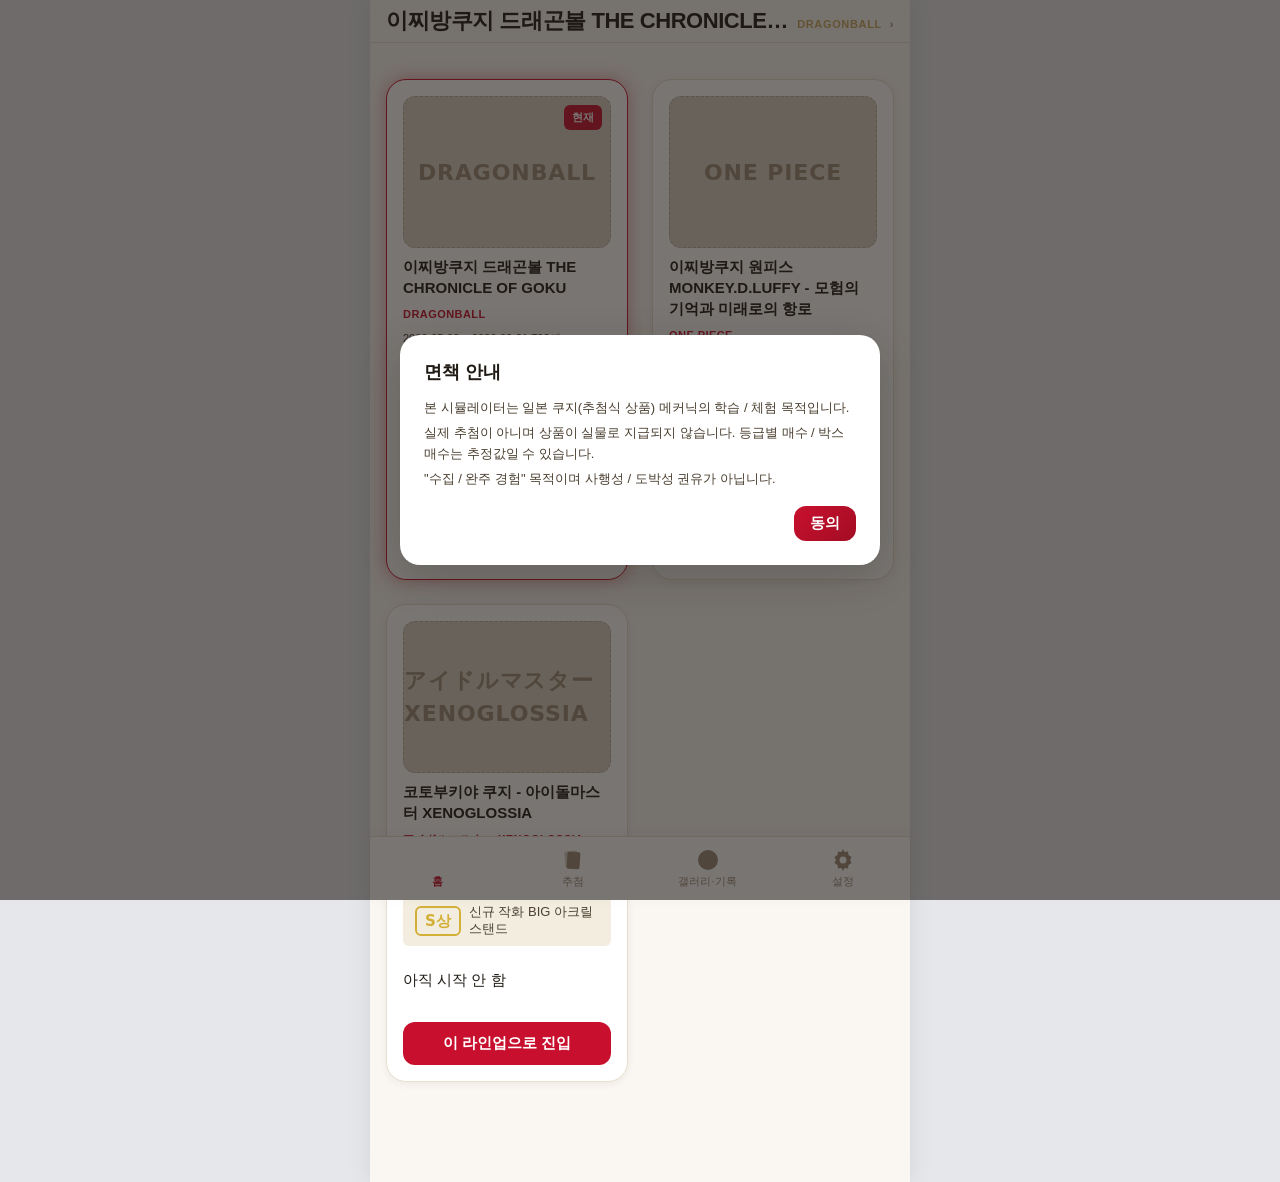
<file: index.html>
<!doctype html>
<html lang="ko">
<head>
<meta charset="utf-8">
<meta name="viewport" content="width=device-width, initial-scale=1, maximum-scale=1, user-scalable=no">
<title>Kuji - 一番くじ ドラゴンボール THE CHRONICLE OF GOKU</title>
<link rel="stylesheet" href="./styles/tokens.css">
<link rel="stylesheet" href="./styles/main.css">
</head>
<body>
<div id="app"></div>
<script type="module" src="./src/main.js"></script>
</body>
</html>
</file>
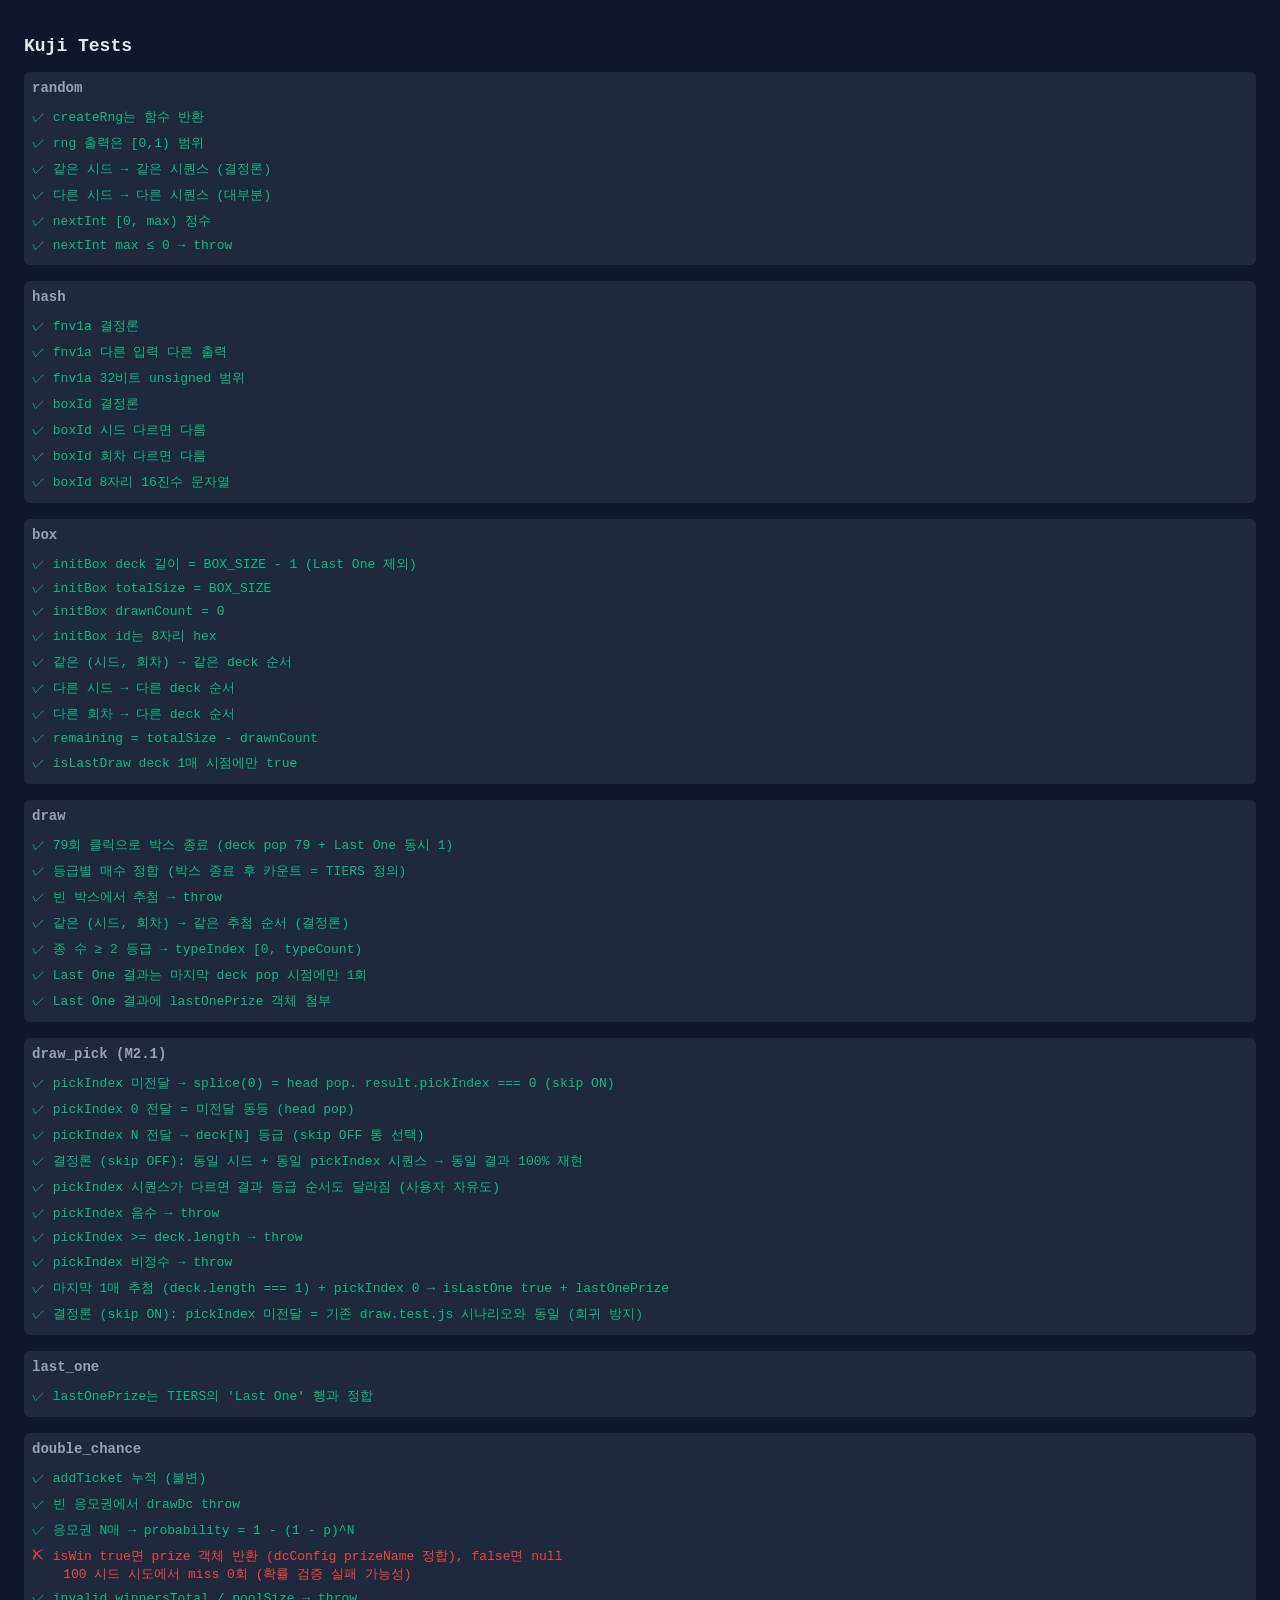
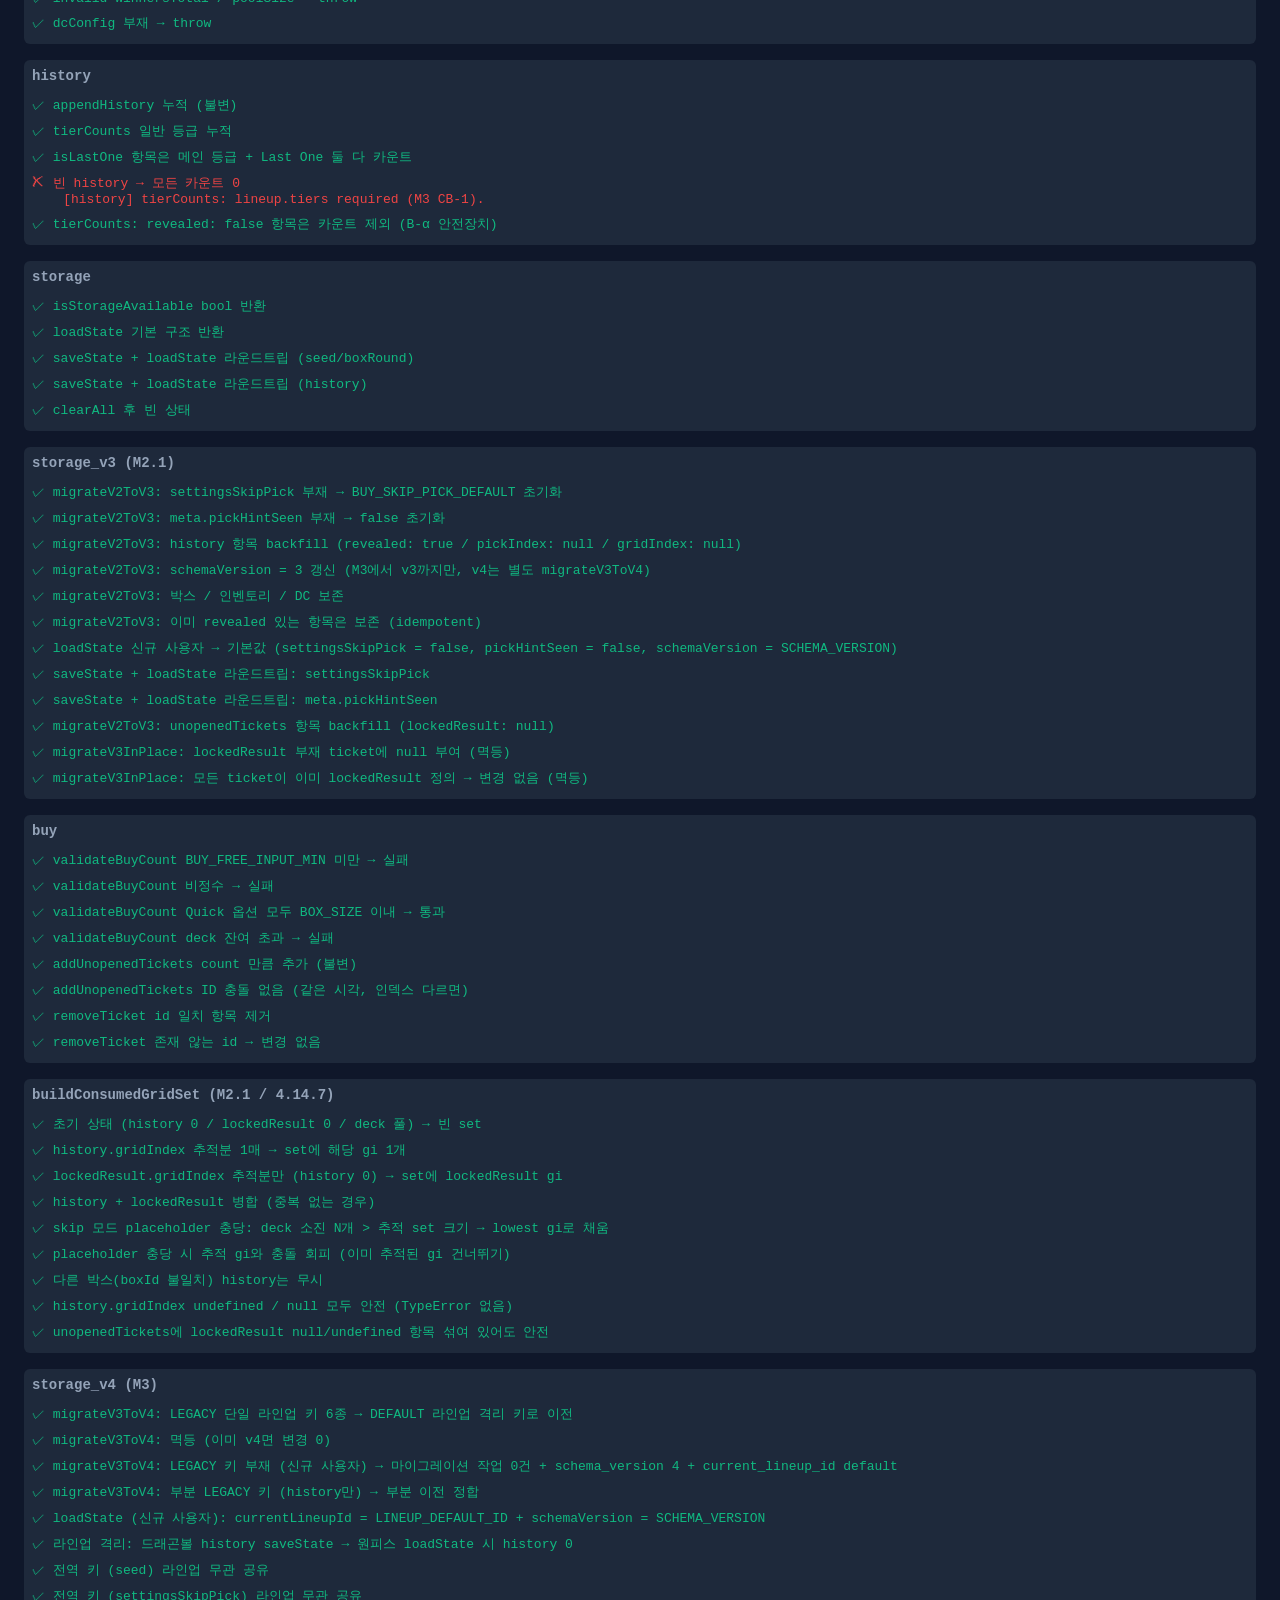
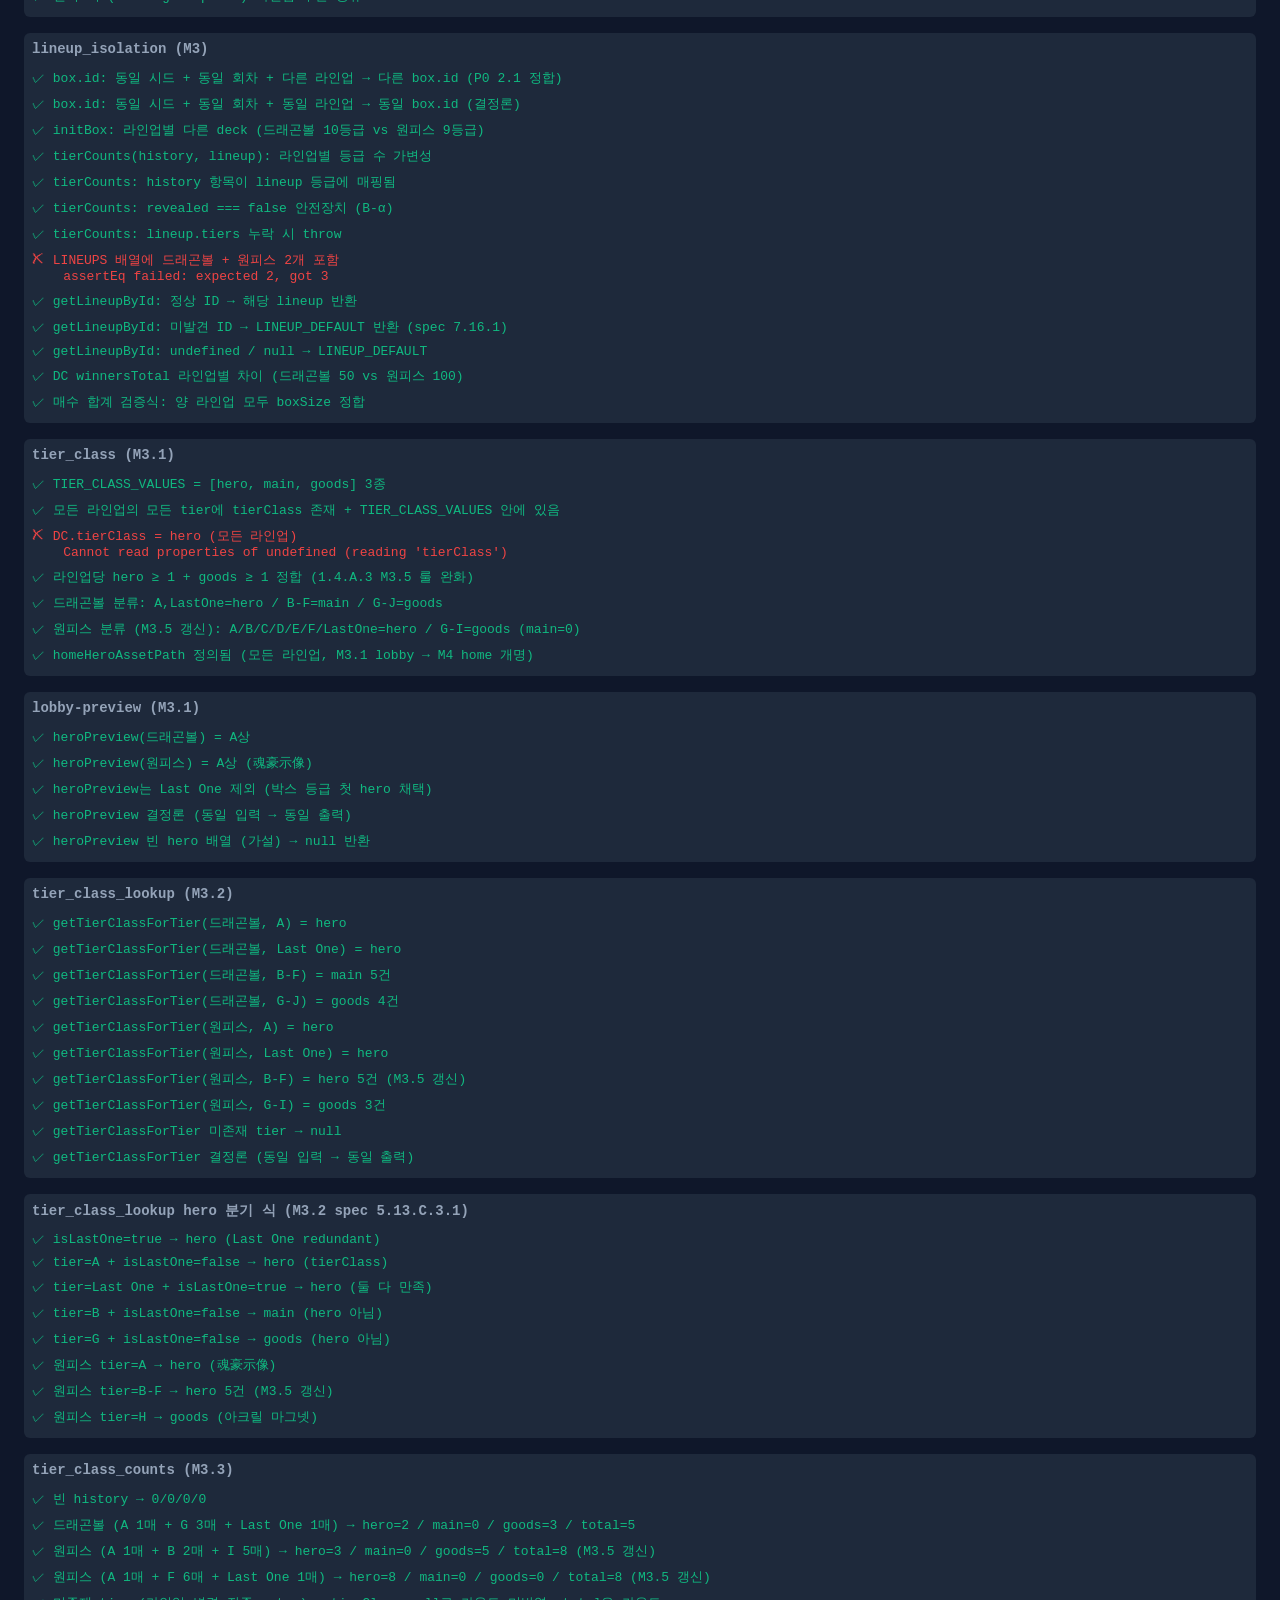
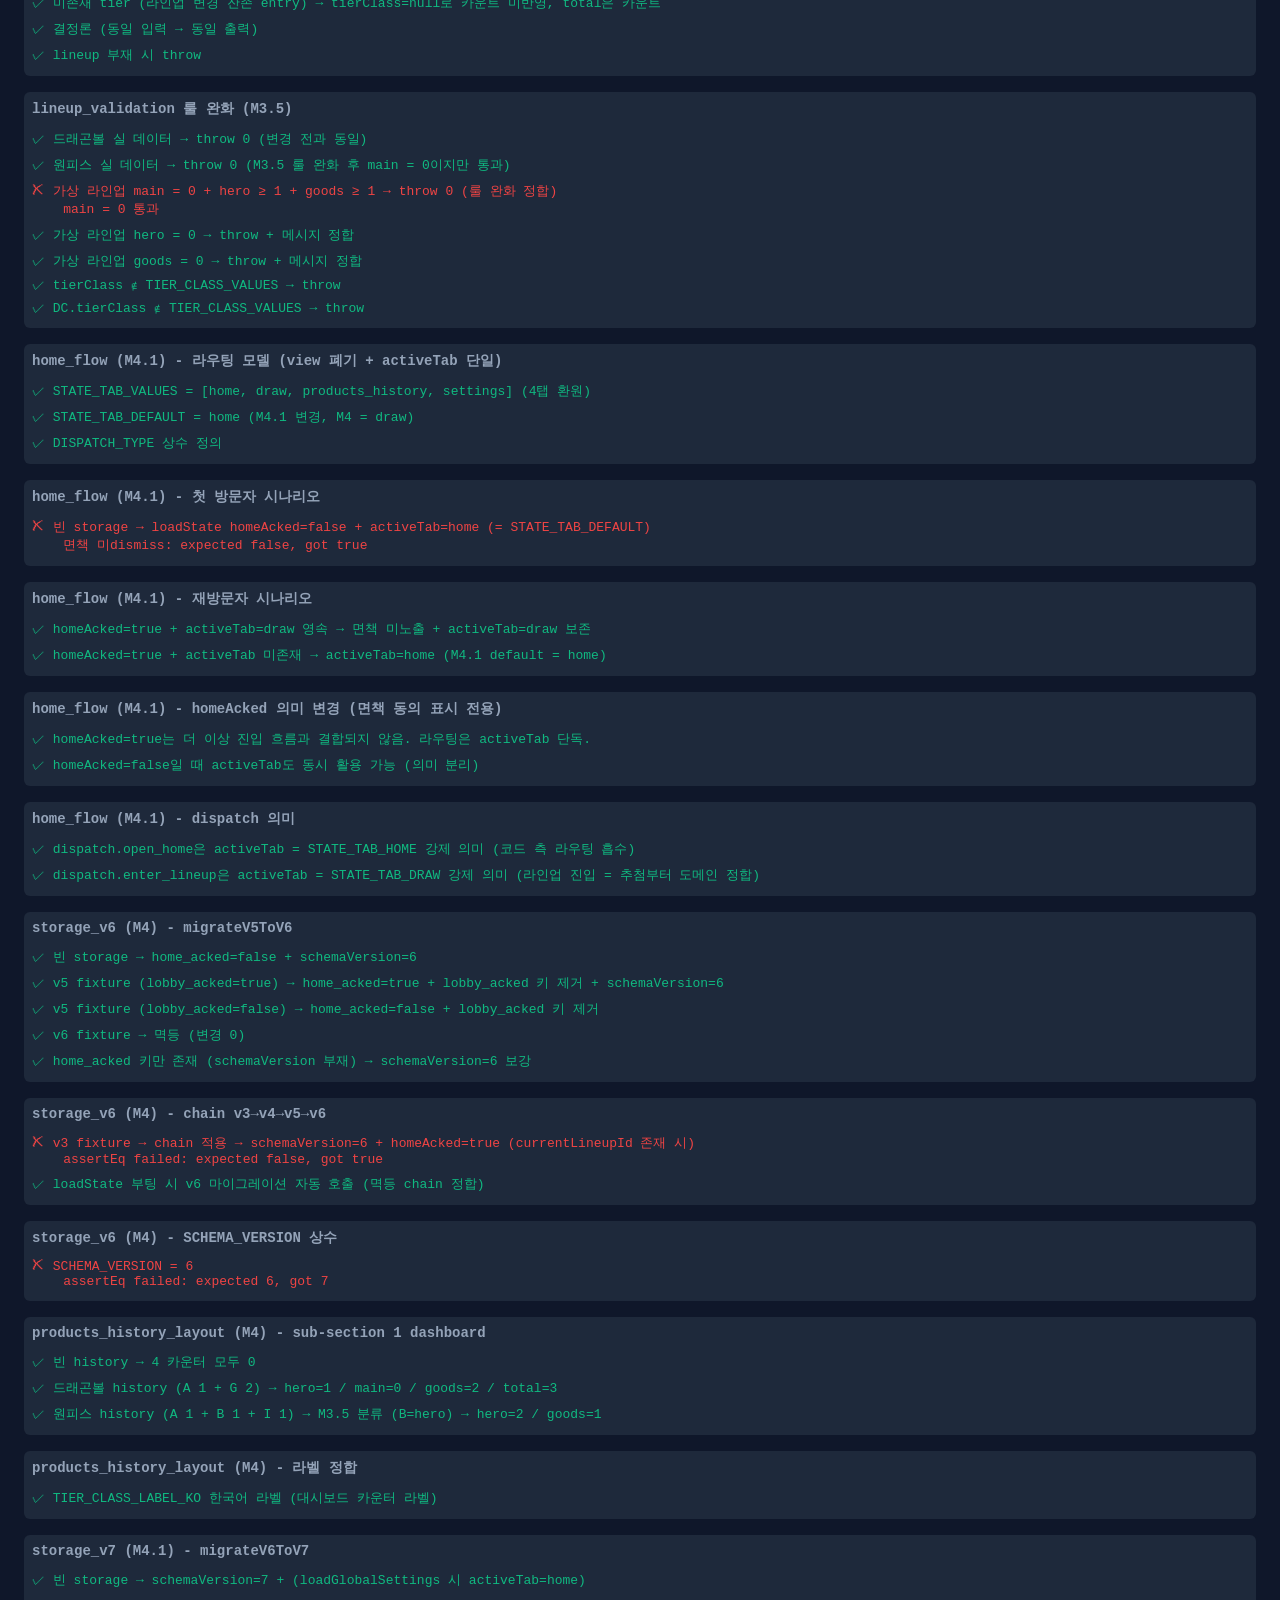
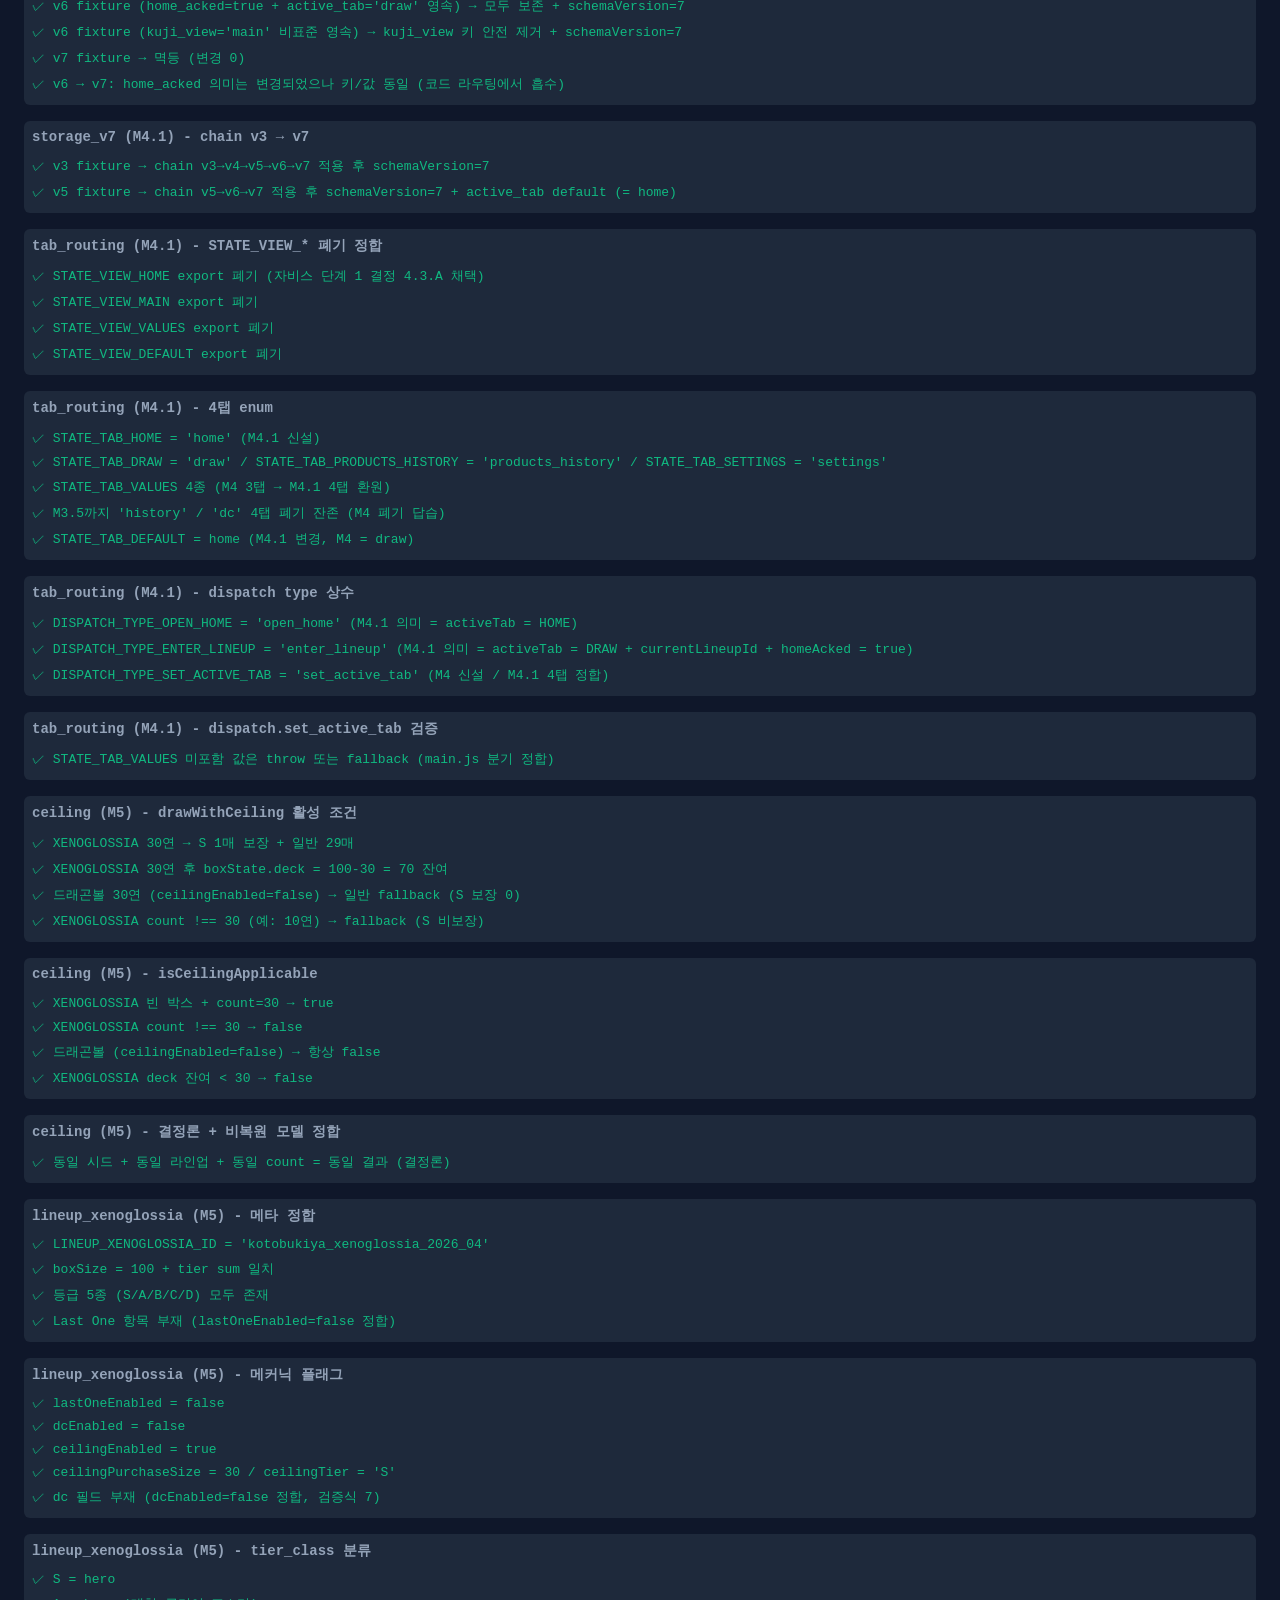
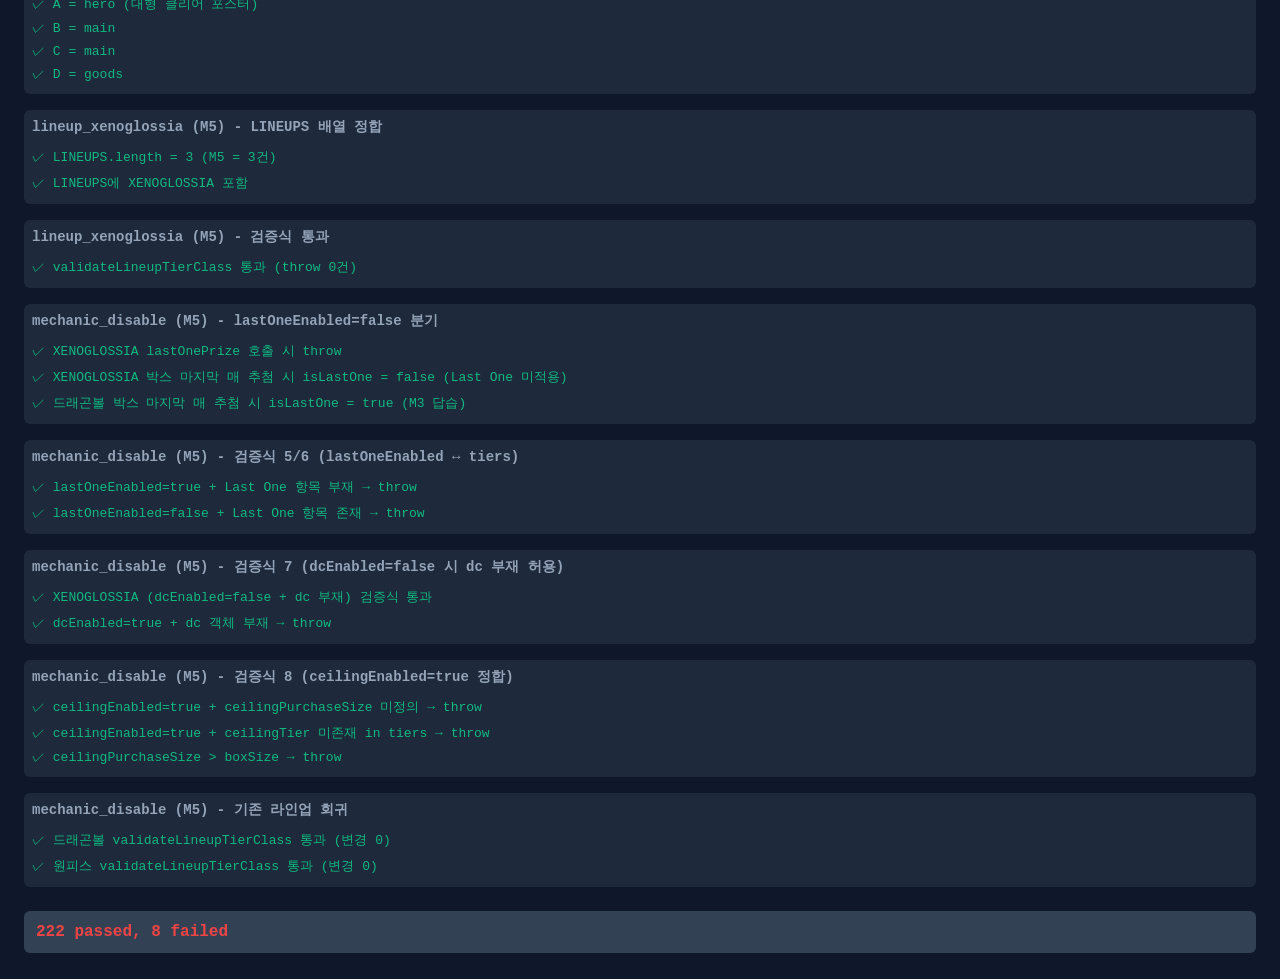
<file: tests/test.html>
<!doctype html>
<html lang="ko">
<head>
<meta charset="utf-8">
<title>Kuji Tests</title>
<style>
  body { font-family: "Consolas", "Menlo", monospace; padding: 16px; background: #0f172a; color: #e2e8f0; }
  h1 { font-size: 18px; }
  .suite { margin: 16px 0; padding: 8px; background: #1e293b; border-radius: 6px; }
  .suite h2 { font-size: 14px; margin: 0 0 8px 0; color: #94a3b8; }
  .test { padding: 4px 0; font-size: 13px; }
  .test.pass { color: #10b981; }
  .test.fail { color: #ef4444; white-space: pre-wrap; }
  .summary { margin-top: 24px; padding: 12px; background: #334155; font-weight: bold; border-radius: 6px; }
  .summary.ok { color: #10b981; }
  .summary.bad { color: #ef4444; }
</style>
</head>
<body>
<h1>Kuji Tests</h1>
<div id="root"></div>
<script type="module" src="./runner.js"></script>
</body>
</html>
</file>
<file: styles/tokens.css>
:root {
  /* 02_data 2.2 UI 색 (M2 Light 테마) */
  --bg-paper: #FAF7F2;
  --bg-card: #FFFFFF;
  --bg-elevated: #F3EDE0;
  --ink-primary: #1F1A14;
  --ink-secondary: #4A3F30;
  --ink-muted: #9C8B78;
  --border-subtle: #E8DECF;
  --frame-red: #C8102E;
  --frame-red-dark: #A30D24;
  --frame-red-deeper: #8B0820;       /* M3 P0 2.3: 빨강 그라디언트 끝 */
  --gold-edge: #C9A961;
  --gold-edge-soft: #E5D5A8;
  --gold-deep: #B89651;              /* M3 P0 2.3: 골드 그라디언트 중간 */
  --gold-light: #FFD966;             /* M3 P0 2.3: 호버/강조 노란 골드 */
  --text-on-red: #FFFFFF;            /* M3 P0 2.3: 빨강/딥 배경 위 흰 텍스트 */
  --border-light-gray: #E5E7EB;      /* M3 P0 2.3 */
  --paper-gray: #D6CFC2;             /* M3 P0 2.3 */
  --paper-gray-border: #B8AE9E;      /* M3 P0 2.3 */
  --night-grad-from: #1A1A2E;        /* M3 P0 2.3: DC 어두운 야간 그라디언트 */
  --night-grad-to: #2D2A4E;

  --result-normal: #1F1A14;
  --result-last-one: #C8102E;
  --result-dc-win: #2A8C5F;
  --result-dc-miss: #9C8B78;
  --badge-estimated: #C9A961;
  --tier-fallback: #9C8B78;

  --ticket-outer-bg: #C8102E;
  --ticket-inner-bg: #FAF7F2;
  --ticket-dim: rgba(0, 0, 0, 0.5);
  --gauge-bg: #E8DECF;
  --gauge-fill: #C9A961;

  /* 02_data 2.2 통 선택 슬롯 (M2.1 + B-α) — 종이 티켓 느낌 강화 */
  --pick-slot-bg: #FFFFFF;
  --pick-slot-bg-grad: linear-gradient(135deg, #FFFFFF 0%, #FBF6EC 100%);
  --pick-slot-border: #B89B5A;
  --pick-slot-hover-glow: rgba(201, 169, 97, 0.6);
  --pick-slot-empty-bg: #DCD3C2;
  --pick-slot-empty-border: #9C8B78;
  --pick-slot-selected-bg: #FFE9C7;     /* M2.1 B-α */
  --pick-slot-selected-border: #C8102E; /* M2.1 B-α */

  /* 02_data 2.1 등급 색 */
  --tier-a: #D4AF37;
  --tier-b: #C0C0C0;
  --tier-c: #CD7F32;
  --tier-d: #E8B4D8;
  --tier-e: #A78BFA;
  --tier-f: #60A5FA;
  --tier-g: #34D399;
  --tier-h: #FDE047;
  --tier-i: #F97316;
  --tier-j: #94A3B8;
  --tier-last-one: #C8102E;

  /* 간격 */
  --space-xs: 4px;
  --space-sm: 8px;
  --space-md: 12px;
  --space-lg: 16px;
  --space-xl: 24px;
  --space-xxl: 32px;

  /* 폰트 (02_data 1.11) */
  --font-body-ko: "Noto Sans KR", -apple-system, BlinkMacSystemFont, "Segoe UI", sans-serif;
  --font-body-ja: "Noto Serif JP", "Yu Mincho", serif;
  --font-tier-display: "Inter", system-ui, -apple-system, BlinkMacSystemFont, sans-serif;
  --font-mono: "JetBrains Mono", "D2Coding", monospace;
  --font-size-xs: 11px;
  --font-size-sm: 13px;
  --font-size-md: 15px;
  --font-size-lg: 18px;
  --font-size-xl: 22px;
  --font-size-2xl: 32px;
  --font-size-tier-display: 64px;

  /* 모서리 */
  --radius-sm: 6px;
  --radius-md: 12px;
  --radius-lg: 20px;
  --radius-xl: 28px;

  /* 레이아웃 */
  --tab-bar-height: 64px;
  --max-content-width: 540px;

  /* 추첨 탭 영역 6 패널 (buy/peel/pick) 공통 세로 높이 — peel-panel 카드 스택 기준 */
  --draw-panel-h: 320px;

  /* 카드 비율 (02_data 1.9) */
  --card-aspect: 5.5 / 4;

  /* 그림자 */
  --shadow-card: 0 2px 8px rgba(31, 26, 20, 0.06);
  --shadow-elevated: 0 4px 16px rgba(31, 26, 20, 0.10);
  --shadow-modal: 0 12px 40px rgba(31, 26, 20, 0.20);
  --shadow-gold-glow: 0 0 24px rgba(201, 169, 97, 0.6);
  --shadow-red-glow: 0 0 16px rgba(200, 16, 46, 0.4);

  /* 모션 (02_data 1.9) */
  --motion-peel-ms: 700ms;
  --motion-modal-ms: 200ms;
  --motion-gauge-ms: 300ms;
  --motion-pop-ms: 400ms;
  --result-pop-peak: 1.1;

  /* 통 선택 모션 (02_data 1.12, M2.1) */
  --motion-pick-slot-to-card-ms: 400ms;
  --motion-pick-slot-empty-fade-ms: 200ms;
  --pick-slot-hover-lift: 4px;
  --pick-slot-hover-glow-radius: 12px;
  --pick-slot-min-tap: 24px;
  --pick-slot-gap: -4px;  /* (구) 격자 갭 — 절대 위치 전환 후 미사용 */
  --pick-slot-size: 38px;  /* 절대 위치 슬롯 고정 사이즈 */

  /* M3.2 신설: tier_class 시각 토큰 (02_data 2.3) */
  --tier-class-hero-bg-tint: #FFF8E7;        /* COLOR_TIER_CLASS_HERO_BG_TINT */
  --tier-class-hero-glow-rgba: rgba(201, 169, 97, 0.25);  /* COLOR_TIER_CLASS_HERO_GLOW_RGBA */
  --tier-class-hero-border: var(--gold-edge);  /* COLOR_GOLD_EDGE 재사용 */
  --tier-class-main-bg-tint: var(--bg-card);   /* COLOR_TIER_CLASS_MAIN_BG_TINT (= #FFFFFF) */
  --tier-class-main-border: var(--border-subtle);
  --tier-class-goods-bg-tint: var(--bg-elevated);  /* COLOR_TIER_CLASS_GOODS_BG_TINT (= #F3EDE0) */
  --tier-class-goods-border: var(--border-subtle);

  /* M3.2 신설: hero 모션 토큰 */
  --motion-hero-pop-peak: 1.18;        /* HERO_POP_SCALE_PEAK */
  --motion-hero-glow-ms: 1200ms;        /* HERO_GLOW_DURATION_MS */
  --hero-static-glow-blur-px: 12px;     /* HERO_STATIC_GLOW_BLUR_PX */
}

@font-face {
  font-display: swap;
}

@import url('https://fonts.googleapis.com/css2?family=Noto+Sans+KR:wght@400;500;700;900&family=Noto+Serif+JP:wght@400;700&family=Inter:wght@600;800;900&display=swap');
</file>
<file: styles/main.css>
* { box-sizing: border-box; }

html, body {
  margin: 0;
  padding: 0;
  font-family: var(--font-body-ko);
  background: var(--border-light-gray);
  color: var(--ink-primary);
  font-size: var(--font-size-md);
  -webkit-tap-highlight-color: transparent;
  line-height: 1.5;
}

#app {
  display: flex;
  flex-direction: column;
  min-height: 100vh;
  max-width: var(--max-content-width);
  margin: 0 auto;
  padding-bottom: var(--tab-bar-height);
  background: var(--bg-paper);
  box-shadow: 0 0 24px rgba(31, 26, 20, 0.08);
}

/* ===== 헤더 (압축) ===== */
.app-header {
  position: sticky;
  top: 0;
  background: rgba(250, 247, 242, 0.95);
  padding: 8px var(--space-lg);
  border-bottom: 1px solid var(--border-subtle);
  z-index: 10;
  backdrop-filter: saturate(140%) blur(8px);
  display: flex;
  align-items: baseline;
  gap: var(--space-sm);
}
.app-title {
  font-size: var(--font-size-xl);
  margin: 0;
  font-weight: 800;
  color: var(--ink-primary);
  letter-spacing: -0.02em;
  overflow: hidden;
  text-overflow: ellipsis;
  white-space: nowrap;
  line-height: 1.2;
  flex: 1 1 auto;
  min-width: 0;
}
/* M3: 라인업 IP 라벨 (헤더 우측 정보성. 사용자 결정 8.3 (A)) */
.app-lineup-ip {
  font-size: var(--font-size-xs);
  font-weight: 700;
  color: var(--gold-edge);
  letter-spacing: 0.06em;
  text-transform: uppercase;
  white-space: nowrap;
  flex: 0 0 auto;
}
/* M3: settings-tab Lineup 섹션 (T14) */
.lineup-row { margin-top: var(--space-sm); }
.lineup-select {
  width: 100%;
  padding: var(--space-sm);
  font-size: var(--font-size-md);
  border: 1px solid var(--border-subtle);
  border-radius: 4px;
  background: var(--bg-card);
  color: var(--ink-primary);
}

.estimated-badge {
  display: inline-flex;
  align-items: center;
  gap: 4px;
  padding: 1px 6px;
  border: 1px solid var(--gold-edge);
  border-radius: var(--radius-sm);
  background: var(--gold-edge-soft);
  color: var(--ink-primary);
  font-size: var(--font-size-xs);
  font-weight: 700;
  cursor: pointer;
}

/* ===== 탭 본문 =====
   인터섹션 갭은 --draw-tab gap 단일 소스. 제목 갭은 그 1.5배. 하단 마진도 1.5배로 정합. */
.tab-content {
  flex: 1;
  padding: 12px 0;
  display: flex;
  flex-direction: column;
  gap: var(--space-sm);
}
.draw-tab { display: flex; flex-direction: column; gap: var(--space-sm); padding: 0; }

/* ===== 하단 탭 바 ===== */
.bottom-tabs {
  position: fixed;
  bottom: 0;
  left: 50%;
  transform: translateX(-50%);
  width: 100%;
  max-width: var(--max-content-width);
  height: var(--tab-bar-height);
  display: flex;
  background: var(--bg-card);
  border-top: 1px solid var(--border-subtle);
  z-index: 5;
  box-shadow: 0 -2px 12px rgba(31, 26, 20, 0.04);
}
.tab-button {
  flex: 1;
  background: transparent;
  border: 0;
  color: var(--ink-muted);
  font-size: var(--font-size-xs);
  cursor: pointer;
  font-family: inherit;
  display: flex;
  flex-direction: column;
  align-items: center;
  justify-content: center;
  gap: 2px;
  padding: 6px;
  transition: color 150ms ease;
}
.tab-button .tab-icon { width: 24px; height: 24px; }
.tab-button .tab-icon svg { width: 100%; height: 100%; }
.tab-button .tab-icon path,
.tab-button .tab-icon circle,
.tab-button .tab-icon rect { fill: currentColor; }
.tab-button.is-active { color: var(--frame-red); font-weight: 700; }

/* ===== 영역 2: 메인 캐러셀 (A~F) ===== */
.hero-carousel {
  width: 100%;
  padding: 0;
  overflow: visible;
}
.hero-carousel-track {
  display: flex;
  gap: var(--space-sm);
  padding: 0 var(--space-lg);
  overflow-x: auto;
  overflow-y: visible;
  scroll-snap-type: x mandatory;
  -webkit-overflow-scrolling: touch;
  scrollbar-width: none;
  -ms-overflow-style: none;
  cursor: grab;
  user-select: none;
}
.hero-carousel-track::-webkit-scrollbar { display: none; width: 0; height: 0; }
.hero-carousel-track.is-dragging-scroll { cursor: grabbing; scroll-snap-type: none; }
.hero-card {
  flex: 0 0 32%;
  scroll-snap-align: center;
  background: var(--bg-card);
  border: 1px solid var(--border-subtle);
  border-radius: var(--radius-sm);
  padding: 6px;
  box-shadow: var(--shadow-card);
  display: grid;
  grid-template-rows: auto 1fr auto;
  gap: 4px;
  position: relative;
  overflow: hidden;
  transition: border-color 200ms ease, transform 200ms ease;
  /* fixed height — dim/active/just-drawn 모든 상태에서 동일 세로 (캐러셀 collapse 방지) */
  height: var(--hero-card-h, 160px);
  min-height: var(--hero-card-h, 160px);
}
.hero-card.is-drawn {
  flex: 0 0 auto;
  width: 48px;
  /* min-height는 기본값(100px) 유지 — 모든 카드 dim 시에도 캐러셀 세로 collapse 방지 */
  padding: 4px;
  background: var(--paper-gray);
  opacity: 0.55;
  filter: grayscale(1);
  border-color: var(--paper-gray-border);
  position: relative;
  transition: width 250ms ease, padding 250ms ease;
  display: flex;
  flex-direction: column;
  justify-content: center;
  align-items: center;
}
.hero-card.is-drawn::after {
  content: "";
  position: absolute;
  inset: 0;
  background: rgba(31, 26, 20, 0.18);
  pointer-events: none;
  border-radius: inherit;
}
.hero-card.is-drawn .hero-image,
.hero-card.is-drawn .hero-info { display: none; }
.hero-card.is-drawn .hero-tier-badge { margin: 0; }

/* is-just-drawn은 정상 크기 + 자식 표시 (당첨 강조 시) — 모든 효과를 카드 내부로 한정 */
.hero-card.is-just-drawn {
  flex: 0 0 32% !important;
  width: auto !important;
  height: var(--hero-card-h, 160px) !important;
  min-height: var(--hero-card-h, 160px) !important;
  padding: 6px !important;
}
.hero-card.is-just-drawn .hero-image,
.hero-card.is-just-drawn .hero-info { display: flex !important; }
.hero-card.is-just-drawn {
  opacity: 1 !important;
  filter: none !important;
  background: var(--bg-card) !important;
  border-color: var(--gold-edge) !important;
  border-width: 3px;
  z-index: 5;
  position: relative;
  animation: justDrawnGlow 1.4s ease-in-out infinite;
}
.hero-card.is-just-drawn .hero-name { color: var(--ink-primary) !important; }
.hero-card.is-just-drawn .hero-meta { color: var(--ink-muted) !important; }
/* 코너 당첨 배지 — 카드 내부 우상단 */
.hero-card.is-just-drawn::before {
  content: "★ 당첨";
  position: absolute;
  top: 4px;
  right: 4px;
  background: linear-gradient(135deg, var(--frame-red), var(--frame-red-deeper));
  color: var(--text-on-red);
  font-family: var(--font-tier-display);
  font-weight: 900;
  font-size: 10px;
  letter-spacing: 0.04em;
  padding: 2px 6px;
  border-radius: 999px;
  border: 1px solid var(--gold-edge);
  box-shadow: 0 1px 4px rgba(31, 26, 20, 0.25);
  z-index: 12;
  white-space: nowrap;
  animation: badgePopIn 0.4s cubic-bezier(0.34, 1.6, 0.64, 1);
}
/* 보더 펄스 + 인셋 글로우 (카드 밖으로 나가지 않음) */
@keyframes justDrawnGlow {
  0%, 100% {
    border-color: var(--gold-edge);
    box-shadow:
      inset 0 0 0 1px rgba(255, 220, 100, 0.35),
      inset 0 0 12px rgba(255, 220, 100, 0.30),
      0 0 6px rgba(201, 169, 97, 0.45);
  }
  50% {
    border-color: var(--gold-light);
    box-shadow:
      inset 0 0 0 1px rgba(255, 220, 100, 0.85),
      inset 0 0 22px rgba(255, 220, 100, 0.65),
      0 0 14px rgba(201, 169, 97, 0.85),
      0 0 6px rgba(200, 16, 46, 0.35);
  }
}
@keyframes badgePopIn {
  0% { transform: scale(0.6); opacity: 0; }
  100% { transform: scale(1); opacity: 1; }
}
/* last-one-row "LAST ONE!" 배지 전용 (부모 클립 없음 — 위로 튀어나오는 의도된 디자인) */
@keyframes badgeBounce {
  0% { transform: translateX(-50%) translateY(-30px) scale(0.5); opacity: 0; }
  60% { transform: translateX(-50%) translateY(4px) scale(1.15); opacity: 1; }
  100% { transform: translateX(-50%) translateY(0) scale(1); opacity: 1; }
}
@keyframes badgePulse {
  0%, 100% { box-shadow: 0 4px 16px rgba(200, 16, 46, 0.5), 0 0 24px rgba(201, 169, 97, 0.6); }
  50% { box-shadow: 0 6px 24px rgba(200, 16, 46, 0.8), 0 0 40px rgba(201, 169, 97, 1); }
}
.hero-tier-badge {
  display: inline-block;
  padding: 1px 6px;
  background: var(--tier-color);
  color: var(--text-on-red);
  border-radius: 3px;
  font-family: var(--font-tier-display);
  font-weight: 900;
  font-size: var(--font-size-xs);
  letter-spacing: -0.02em;
  width: fit-content;
}
.hero-image {
  display: flex;
  align-items: center;
  justify-content: center;
  background: var(--bg-paper);
  border-radius: var(--radius-sm);
  padding: 2px;
  position: relative;
}
.hero-image .product-image-wrap { width: 100%; aspect-ratio: 1 / 1; background: transparent; }
.hero-image > svg,
.hero-image > img { width: 100%; height: 100%; object-fit: contain; aspect-ratio: 1 / 1; }
.hero-info { display: flex; flex-direction: column; gap: 1px; }
.hero-name { font-size: 10px; font-weight: 700; color: var(--ink-primary); overflow: hidden; text-overflow: ellipsis; white-space: nowrap; }
.hero-meta { font-size: 9px; color: var(--ink-muted); font-family: var(--font-mono); }

/* ===== 영역 3: 마이너 row (G~J) ===== */
.minor-row {
  display: flex;
  gap: var(--space-xs);
  padding: 0 var(--space-lg);
  overflow-x: auto;
  overflow-y: visible;
  -webkit-overflow-scrolling: touch;
  scrollbar-width: none;
  -ms-overflow-style: none;
  cursor: grab;
  user-select: none;
}
.minor-row::-webkit-scrollbar { display: none; width: 0; height: 0; }
.minor-row.is-dragging-scroll { cursor: grabbing; }
.minor-row-item {
  flex: 0 0 calc((100% - var(--space-xs) * 3) / 4);
  min-width: 76px;
  background: var(--bg-card);
  border: 1px solid var(--border-subtle);
  border-radius: var(--radius-sm);
  padding: 4px;
  display: flex;
  flex-direction: column;
  gap: 2px;
  position: relative;
  transition: border-color 150ms ease;
}
.minor-row-item.is-exhausted {
  opacity: 0.55;
  filter: grayscale(1);
  background: var(--paper-gray);
  border-color: var(--paper-gray-border);
  position: relative;
}
.minor-row-item.is-exhausted::after {
  content: "";
  position: absolute;
  inset: 0;
  background: rgba(31, 26, 20, 0.18);
  pointer-events: none;
  border-radius: inherit;
}
.minor-row-item.is-just-drawn {
  opacity: 1 !important;
  filter: none !important;
  background: var(--bg-card) !important;
  border-color: var(--gold-edge) !important;
  border-width: 2px;
  animation: justDrawnGlow 1.0s ease-in-out infinite;
  z-index: 10;
  position: relative;
  overflow: visible !important;
}
.minor-row-item.is-just-drawn::after { display: none !important; content: none !important; }
/* G~J 마이너는 주요 보상 아님 → "당첨" 배지 미표시. 글로우만 유지. */
.minor-image {
  position: relative;
  aspect-ratio: 2 / 1;
  background: var(--bg-paper);
  border-radius: 3px;
  display: flex;
  align-items: center;
  justify-content: center;
  overflow: hidden;
}
.minor-image svg { width: 60%; height: 90%; }
.minor-meta { display: flex; justify-content: flex-end; align-items: baseline; font-size: 10px; }
.minor-tier-badge {
  position: absolute;
  top: 2px;
  left: 2px;
  z-index: 2;
  background: var(--tier-color);
  color: var(--text-on-red);
  font-family: var(--font-tier-display);
  font-weight: 900;
  font-size: 10px;
  padding: 1px 5px;
  border-radius: 3px;
  letter-spacing: -0.02em;
}
.minor-count { font-family: var(--font-mono); font-weight: 700; color: var(--ink-primary); font-size: 10px; }
.minor-count-total { color: var(--ink-muted); font-weight: 400; }
.minor-gauge {
  height: 3px;
  background: var(--gauge-bg);
  border-radius: 999px;
  overflow: hidden;
}
.minor-gauge-fill {
  height: 100%;
  background: var(--tier-color);
  border-radius: 999px;
  transition: width var(--motion-gauge-ms) ease;
}

/* ===== 영역 4: Last One row (보더 통일 + 골드 배경 틴트로 강조) ===== */
.last-one-row {
  display: grid;
  grid-template-columns: 48px 1fr auto;
  align-items: center;
  gap: var(--space-sm);
  margin: 0 var(--space-lg);
  padding: var(--space-xs) var(--space-md);
  background: var(--gold-edge-soft);
  border: 1px solid var(--border-subtle);
  border-radius: var(--radius-md);
  box-shadow: var(--shadow-card);
  transition: all 200ms ease;
}
.last-one-row.is-pulsing { animation: lastOneRowPulse 1.6s ease-in-out infinite; }
@keyframes lastOneRowPulse {
  0%, 100% { box-shadow: 0 0 8px rgba(201, 169, 97, 0.3), 0 0 16px rgba(200, 16, 46, 0.1); }
  50% { box-shadow: 0 0 24px rgba(201, 169, 97, 0.8), 0 0 32px rgba(200, 16, 46, 0.4); }
}
.last-one-row.is-drawn {
  opacity: 0.55;
  filter: grayscale(1);
  background: var(--paper-gray);
  border-color: var(--paper-gray-border);
  box-shadow: none;
  position: relative;
}
.last-one-row.is-drawn::after {
  content: "";
  position: absolute;
  inset: 0;
  background: rgba(31, 26, 20, 0.18);
  pointer-events: none;
  border-radius: inherit;
}
.last-one-row.is-just-drawn {
  opacity: 1 !important;
  filter: none !important;
  background: var(--bg-card) !important;
  border-color: var(--gold-edge) !important;
  border-width: 3px;
  animation: justDrawnGlow 1.0s ease-in-out infinite;
  z-index: 10;
  position: relative;
  overflow: visible !important;
}
.last-one-row.is-just-drawn::after { display: none !important; content: none !important; }
.last-one-row.is-just-drawn::before {
  content: "LAST ONE!";
  position: absolute;
  top: -14px;
  left: 50%;
  transform: translateX(-50%);
  background: linear-gradient(135deg, var(--gold-edge), var(--frame-red));
  color: var(--text-on-red);
  font-family: var(--font-tier-display);
  font-weight: 900;
  font-size: 12px;
  letter-spacing: 0.1em;
  padding: 4px 14px;
  border-radius: 999px;
  border: 2px solid var(--text-on-red);
  box-shadow: 0 4px 20px rgba(200, 16, 46, 0.6), 0 0 32px rgba(201, 169, 97, 0.8);
  z-index: 11;
  white-space: nowrap;
  animation: badgeBounce 0.6s cubic-bezier(0.34, 1.6, 0.64, 1), badgePulse 1.2s ease-in-out 0.6s infinite;
}
.last-one-image {
  width: 48px;
  height: 48px;
  background: linear-gradient(135deg, var(--night-grad-from), var(--night-grad-to));
  border-radius: var(--radius-sm);
  display: flex;
  align-items: center;
  justify-content: center;
  overflow: hidden;
}
.last-one-image svg,
.last-one-image img { width: 100%; height: 100%; object-fit: cover; }
.last-one-info { display: flex; flex-direction: column; gap: 2px; min-width: 0; }
.last-one-badge {
  font-family: var(--font-tier-display);
  font-weight: 900;
  font-size: var(--font-size-sm);
  color: var(--frame-red);
  letter-spacing: 0.05em;
}
.last-one-name { font-size: var(--font-size-xs); color: var(--ink-secondary); overflow: hidden; text-overflow: ellipsis; white-space: nowrap; }
.last-one-count { font-family: var(--font-mono); font-weight: 700; font-size: var(--font-size-md); color: var(--gold-edge); }
.last-one-counter { display: inline-block; margin-top: 2px; font-size: 10px; color: var(--ink-muted); font-weight: 700; letter-spacing: 0.02em; }
.last-one-counter strong { color: var(--frame-red); font-family: var(--font-mono); font-size: var(--font-size-xs); margin: 0 2px; }
.last-one-counter.is-imminent { color: var(--frame-red); animation: counterBlink 1.2s ease-in-out infinite; }
.last-one-counter.is-acquired { color: var(--result-dc-win); }
@keyframes counterBlink {
  0%, 100% { opacity: 1; }
  50% { opacity: 0.5; }
}
.last-one-row, .hero-card, .minor-row-item { cursor: pointer; }
.product-detail-body .detail-header {
  display: grid;
  grid-template-columns: auto 1fr;
  gap: var(--space-md);
  align-items: start;
  margin-bottom: var(--space-md);
}
.product-detail-body .detail-tier-badge {
  font-family: var(--font-tier-display);
  font-weight: 900;
  font-size: var(--font-size-md);
  color: var(--text-on-red);
  padding: 4px 12px;
  border-radius: var(--radius-sm);
  letter-spacing: -0.02em;
  width: fit-content;
}
.product-detail-body .detail-info { display: flex; flex-direction: column; gap: 2px; }
.product-detail-body .detail-name { font-size: var(--font-size-md); font-weight: 700; color: var(--ink-primary); }
.product-detail-body .detail-name-ja { font-size: var(--font-size-sm); color: var(--ink-muted); font-family: var(--font-body-ja); }
.product-detail-body .detail-meta { font-size: var(--font-size-xs); color: var(--ink-secondary); font-family: var(--font-mono); margin-top: 4px; }

/* ===== 영역 5: 갤러리 (펼침 시에만 그림. 접힘 토글은 7번 minor-meta-row에 통합) ===== */
.product-gallery {
  margin: 0 var(--space-lg);
  background: var(--bg-card);
  border: 1px solid var(--border-subtle);
  border-radius: var(--radius-md);
  overflow: hidden;
}
.product-gallery-list { display: flex; flex-direction: column; gap: var(--space-xs); padding: var(--space-sm); }

.product-item {
  border: 1px solid var(--border-subtle);
  border-radius: var(--radius-sm);
  background: var(--bg-card);
  overflow: hidden;
}
.product-item.is-last-one { background: var(--gold-edge-soft); }
.product-item.is-pulsing { animation: lastOneRowPulse 1.6s ease-in-out infinite; }
.product-item.is-just-drawn {
  opacity: 1 !important;
  filter: none !important;
  background: var(--bg-card) !important;
  border-color: var(--gold-edge) !important;
  border-width: 2px;
  animation: justDrawnGlow 1.2s ease-in-out infinite;
  z-index: 3;
  position: relative;
}
.product-item.is-just-drawn::after { display: none !important; content: none !important; }
.product-item.is-just-drawn .product-image-wrap { filter: none !important; }
.product-item.is-just-drawn .product-image-wrap::after { display: none !important; content: none !important; }
.product-item-header {
  display: grid;
  grid-template-columns: auto 1fr auto auto;
  gap: var(--space-sm);
  align-items: center;
  padding: var(--space-sm);
  cursor: pointer;
}
.product-tier-badge {
  font-family: var(--font-tier-display);
  font-weight: 900;
  font-size: var(--font-size-sm);
  width: 36px;
  height: 36px;
  display: flex;
  align-items: center;
  justify-content: center;
  border-radius: var(--radius-sm);
  color: var(--text-on-red);
  background: var(--tier-color, var(--tier-fallback));
  letter-spacing: -0.04em;
}
.product-tier-badge.is-last-one { width: auto; padding: 0 var(--space-sm); font-size: var(--font-size-xs); letter-spacing: 0.04em; }
.product-info { display: flex; flex-direction: column; gap: 2px; min-width: 0; }
.product-name { font-size: var(--font-size-sm); font-weight: 700; color: var(--ink-primary); overflow: hidden; text-overflow: ellipsis; white-space: nowrap; }
.product-name-ja { font-size: var(--font-size-xs); color: var(--ink-muted); font-family: var(--font-body-ja); overflow: hidden; text-overflow: ellipsis; white-space: nowrap; }
.product-count { font-family: var(--font-mono); font-size: var(--font-size-sm); font-weight: 700; color: var(--ink-primary); white-space: nowrap; }
.product-count .count-total { color: var(--ink-muted); font-weight: 400; }
.accordion-arrow { width: 16px; height: 16px; color: var(--ink-muted); transition: transform 200ms ease; }
.product-item.is-expanded .accordion-arrow { transform: rotate(180deg); }
.product-image-wrap {
  position: relative;
  aspect-ratio: 1 / 1;
  background: var(--bg-elevated);
  display: flex;
  align-items: center;
  justify-content: center;
  overflow: hidden;
}
.product-image-wrap.is-dimmed {
  filter: grayscale(1);
}
.product-image-wrap.is-dimmed::after {
  content: "";
  position: absolute;
  inset: 0;
  background: rgba(31, 26, 20, 0.55);
}
.product-image-wrap svg,
.product-image-wrap img { width: 70%; height: 70%; object-fit: contain; }
.product-image-overlay {
  position: absolute;
  z-index: 2;
  pointer-events: none;
  display: flex;
  flex-wrap: wrap;
  gap: 2px;
  padding: var(--space-sm);
  inset: 0;
  align-items: flex-end;
  justify-content: center;
}
.peeled-ticket-mini {
  width: 18px;
  aspect-ratio: 5.5 / 4;
  background: var(--ticket-outer-bg);
  border: 1px solid var(--frame-red-dark);
  border-radius: 2px;
  transform: rotate(-4deg);
  box-shadow: 0 1px 3px rgba(0, 0, 0, 0.3);
}
.peeled-ticket-mini:nth-child(2n) { transform: rotate(3deg); }
.peeled-ticket-mini:nth-child(3n) { transform: rotate(-2deg); }
.product-item-body { display: none; }
.product-item.is-expanded .product-item-body { display: block; }
.tier-gauge { margin: 0 var(--space-sm) var(--space-xs); height: 6px; background: var(--gauge-bg); border-radius: 999px; overflow: hidden; }
.tier-gauge-fill { height: 100%; background: linear-gradient(90deg, var(--gauge-fill), var(--gold-edge)); border-radius: 999px; transition: width var(--motion-gauge-ms) ease; }
.tier-types-grid {
  display: grid;
  grid-template-columns: repeat(5, 1fr);
  gap: 4px;
  padding: var(--space-sm);
  background: var(--bg-elevated);
  border-top: 1px solid var(--border-subtle);
}
.tier-type-cell {
  position: relative;
  aspect-ratio: 1 / 1;
  background: var(--bg-card);
  border-radius: var(--radius-sm);
  display: flex;
  align-items: center;
  justify-content: center;
  overflow: hidden;
  font-family: var(--font-mono);
  font-size: var(--font-size-xs);
  color: var(--ink-muted);
}
.tier-type-cell.is-drawn::after {
  content: "✓";
  position: absolute;
  inset: 0;
  background: var(--ticket-dim);
  color: var(--text-on-red);
  font-size: var(--font-size-md);
  display: flex;
  align-items: center;
  justify-content: center;
}

/* ===== 영역 6: 구매 패널 ===== */
.buy-panel {
  margin: 0 var(--space-lg);
  background: var(--bg-card);
  border-radius: var(--radius-md);
  padding: var(--space-md);
  border: 1px solid var(--border-subtle);
  box-shadow: var(--shadow-card);
  min-height: var(--draw-panel-h);
  display: flex;
  flex-direction: column;
}
.buy-panel-title { margin: 0 0 var(--space-sm) 0; font-size: var(--font-size-md); font-weight: 700; display: flex; justify-content: space-between; align-items: baseline; }
.buy-panel-title .deck-remaining { font-size: var(--font-size-sm); font-weight: 400; color: var(--ink-muted); font-family: var(--font-mono); }
.buy-quick-row { display: grid; grid-template-columns: repeat(4, 1fr); gap: var(--space-xs); margin-bottom: var(--space-sm); }
.buy-quick-button {
  padding: 10px;
  border: 1px solid var(--border-subtle);
  background: var(--bg-card);
  color: var(--ink-primary);
  border-radius: var(--radius-sm);
  cursor: pointer;
  font-family: inherit;
  font-weight: 700;
  font-size: var(--font-size-sm);
}
.buy-quick-button.is-selected { border-color: var(--frame-red); background: var(--frame-red); color: var(--text-on-red); }
.buy-quick-button:disabled { opacity: 0.4; cursor: not-allowed; }
.buy-free-row { display: grid; grid-template-columns: 1fr auto; gap: var(--space-xs); margin-bottom: var(--space-sm); }
.buy-free-input {
  padding: 8px;
  background: var(--bg-elevated);
  border: 1px solid var(--border-subtle);
  border-radius: var(--radius-sm);
  color: var(--ink-primary);
  font-family: var(--font-mono);
  font-size: var(--font-size-sm);
  text-align: center;
}
.buy-free-input:focus { outline: 2px solid var(--frame-red); border-color: var(--frame-red); }
.buy-free-label { display: flex; align-items: center; font-size: var(--font-size-xs); color: var(--ink-muted); padding: 0 var(--space-xs); }
.buy-summary { display: flex; justify-content: space-between; align-items: baseline; padding: 8px 0; border-top: 1px dashed var(--border-subtle); font-size: var(--font-size-sm); }
.buy-summary .label { color: var(--ink-muted); }
.buy-summary .price { font-family: var(--font-mono); font-size: var(--font-size-lg); font-weight: 700; color: var(--frame-red); }
.buy-button {
  width: 100%;
  padding: 12px;
  background: linear-gradient(135deg, var(--frame-red), var(--frame-red-dark));
  color: var(--text-on-red);
  border: 0;
  border-radius: var(--radius-sm);
  font-size: var(--font-size-md);
  font-weight: 900;
  cursor: pointer;
  font-family: inherit;
}
.buy-button:disabled { background: var(--ink-muted); cursor: not-allowed; }
.buy-error { margin-top: var(--space-xs); color: var(--frame-red); font-size: var(--font-size-xs); }

/* ===== 영역 6: 뜯기 패널 ===== */
.peel-panel {
  margin: 0 var(--space-lg);
  background: var(--bg-card);
  border-radius: var(--radius-md);
  padding: var(--space-md);
  border: 1px solid var(--border-subtle);
  box-shadow: var(--shadow-card);
  display: flex;
  flex-direction: column;
  align-items: center;
  gap: var(--space-sm);
  min-height: var(--draw-panel-h);
}
.peel-panel-title { margin: 0; font-size: var(--font-size-md); font-weight: 700; }
.peel-panel-count { font-family: var(--font-mono); color: var(--ink-muted); font-size: var(--font-size-sm); }
.peel-stack { position: relative; width: 80%; max-width: 280px; aspect-ratio: var(--card-aspect); }

/* 복권 카드 */
.peel-card { position: absolute; inset: 0; perspective: 1200px; cursor: grab; user-select: none; transition: opacity 300ms ease; }
.peel-card.is-dragging { cursor: grabbing; }
.peel-card-inner { position: relative; width: 100%; height: 100%; transform-style: preserve-3d; transition: transform var(--motion-peel-ms) cubic-bezier(0.34, 1.2, 0.64, 1); }
.peel-card.is-revealed .peel-card-inner { transform: rotateY(180deg); }
.peel-face {
  position: absolute;
  inset: 0;
  border-radius: var(--radius-md);
  backface-visibility: hidden;
  -webkit-backface-visibility: hidden;
  display: flex;
  flex-direction: column;
  overflow: hidden;
  box-shadow: var(--shadow-elevated);
}
.peel-face.outer {
  background: var(--ticket-outer-bg);
  color: var(--text-on-red);
  border: 2px solid var(--frame-red-dark);
  align-items: center;
  justify-content: center;
  text-align: center;
  padding: var(--space-md);
  background-image:
    radial-gradient(circle at 30% 30%, rgba(255, 255, 255, 0.12), transparent 50%),
    repeating-linear-gradient(45deg, transparent 0 8px, rgba(0, 0, 0, 0.04) 8px 9px);
}
.peel-face.outer .frame-logo {
  font-family: var(--font-tier-display);
  font-weight: 900;
  font-size: var(--font-size-lg);
  border: 2px solid var(--text-on-red);
  padding: 4px 12px;
  border-radius: var(--radius-sm);
  margin-bottom: var(--space-sm);
  letter-spacing: 0.04em;
}
.peel-face.outer .ip-label { font-size: var(--font-size-sm); font-weight: 700; letter-spacing: 0.05em; opacity: 0.95; }
.peel-face.outer .peri-guide {
  position: absolute;
  left: 8px;
  top: 50%;
  transform: translateY(-50%);
  display: flex;
  flex-direction: column;
  align-items: center;
  gap: 4px;
  font-size: var(--font-size-xs);
  opacity: 0.7;
  writing-mode: vertical-rl;
  letter-spacing: 0.1em;
}
.peel-face.outer .peri-guide-arrow {
  width: 10px;
  height: 10px;
  border-top: 2px solid var(--text-on-red);
  border-right: 2px solid var(--text-on-red);
  transform: rotate(-135deg);
  margin-bottom: 4px;
  animation: periHint 1.6s ease-in-out infinite;
}
@keyframes periHint {
  0%, 100% { transform: rotate(-135deg) translate(0, 0); }
  50% { transform: rotate(-135deg) translate(4px, -4px); }
}
.peel-face.outer .perforation { position: absolute; left: 24px; top: 0; bottom: 0; width: 0; border-left: 1.5px dashed rgba(255, 255, 255, 0.5); }
.peel-face.inner {
  background: var(--ticket-inner-bg);
  color: var(--ink-primary);
  transform: rotateY(180deg);
  align-items: center;
  justify-content: center;
  text-align: center;
  padding: var(--space-md);
  border: 2px solid var(--gold-edge-soft);
}
.peel-face.inner .tier-display {
  font-family: var(--font-tier-display);
  font-weight: 900;
  font-size: var(--font-size-tier-display);
  color: var(--ink-primary);
  letter-spacing: -0.05em;
  line-height: 1;
}
.peel-face.inner .tier-display.is-last-one { font-size: var(--font-size-2xl); color: var(--frame-red); letter-spacing: 0.04em; }
.peel-face.inner .product-label { margin-top: var(--space-sm); font-size: var(--font-size-sm); font-weight: 700; color: var(--ink-secondary); }
.peel-face.inner .product-label-ja { font-size: var(--font-size-xs); color: var(--ink-muted); font-family: var(--font-body-ja); }
.peel-face.inner .product-size { font-size: var(--font-size-xs); color: var(--ink-muted); font-family: var(--font-mono); margin-top: 4px; }
/* Last One 보너스 외부 배너 (peel-panel 안, 카드 위) */
.last-one-bonus-banner {
  display: grid;
  grid-template-columns: auto 1fr;
  gap: var(--space-md);
  align-items: center;
  width: 100%;
  max-width: 280px;
  padding: var(--space-md);
  margin-bottom: var(--space-sm);
  background: linear-gradient(135deg, var(--gold-edge) 0%, var(--gold-deep) 50%, var(--frame-red) 100%);
  color: var(--text-on-red);
  border-radius: var(--radius-md);
  border: 2px solid var(--gold-edge);
  box-shadow: 0 4px 20px rgba(201, 169, 97, 0.5), 0 0 32px rgba(200, 16, 46, 0.25);
  animation: bonusBannerEnter 600ms cubic-bezier(0.34, 1.5, 0.64, 1), bonusBannerPulse 2s ease-in-out 600ms infinite;
  position: relative;
  overflow: hidden;
}
.last-one-bonus-banner::before {
  content: "";
  position: absolute;
  top: -50%;
  left: -50%;
  width: 60%;
  height: 200%;
  background: linear-gradient(90deg, transparent, rgba(255, 255, 255, 0.3), transparent);
  transform: rotate(20deg);
  animation: bonusShine 3s ease-in-out infinite;
}
@keyframes bonusShine {
  0% { transform: translateX(-100%) rotate(20deg); }
  50%, 100% { transform: translateX(400%) rotate(20deg); }
}
.last-one-bonus-banner .banner-icon {
  font-size: 28px;
  color: var(--text-on-red);
  text-shadow: 0 2px 8px rgba(31, 26, 20, 0.4);
  z-index: 1;
}
.last-one-bonus-banner .banner-content { display: flex; flex-direction: column; gap: 2px; z-index: 1; }
.last-one-bonus-banner .banner-label {
  font-size: 10px;
  font-weight: 800;
  letter-spacing: 0.05em;
  text-transform: uppercase;
  opacity: 0.95;
}
.last-one-bonus-banner .banner-name { font-size: var(--font-size-md); font-weight: 900; line-height: 1.2; }
.last-one-bonus-banner .banner-name-ja { font-size: var(--font-size-xs); opacity: 0.9; font-family: var(--font-body-ja); }
@keyframes bonusBannerEnter {
  from { transform: translateY(-20px) scale(0.9); opacity: 0; }
  to { transform: translateY(0) scale(1); opacity: 1; }
}
@keyframes bonusBannerPulse {
  0%, 100% { box-shadow: 0 4px 20px rgba(201, 169, 97, 0.5), 0 0 32px rgba(200, 16, 46, 0.25); }
  50% { box-shadow: 0 4px 28px rgba(201, 169, 97, 0.8), 0 0 48px rgba(200, 16, 46, 0.45); }
}
.peel-confirm-button {
  margin-top: var(--space-md);
  padding: 10px 32px;
  background: linear-gradient(135deg, var(--frame-red), var(--frame-red-dark));
  color: var(--text-on-red);
  border: 0;
  border-radius: var(--radius-md);
  font-family: inherit;
  font-size: var(--font-size-md);
  font-weight: 900;
  cursor: pointer;
  letter-spacing: 0.04em;
  box-shadow: 0 2px 8px rgba(200, 16, 46, 0.3);
  pointer-events: auto;
  position: relative;
  z-index: 5;
  user-select: none;
  touch-action: manipulation;
}
.peel-confirm-button:hover:not(:disabled) { transform: translateY(-1px); box-shadow: 0 4px 12px rgba(200, 16, 46, 0.4); }
.peel-confirm-button:active:not(:disabled) { transform: translateY(0); }
.peel-confirm-button:disabled {
  background: var(--ink-muted);
  cursor: not-allowed;
  box-shadow: none;
  opacity: 0.55;
}
/* Hero card 받기 버튼 (영역 2) */
.hero-card.is-pending-receive { z-index: 11; }
.hero-card-receive-button {
  position: absolute;
  bottom: 6px;
  left: 50%;
  transform: translateX(-50%);
  background: linear-gradient(135deg, var(--frame-red), var(--frame-red-deeper));
  color: var(--text-on-red);
  font-family: var(--font-tier-display);
  font-weight: 900;
  font-size: 12px;
  padding: 5px 16px;
  border: 2px solid var(--gold-edge);
  border-radius: 999px;
  cursor: pointer;
  z-index: 13;
  white-space: nowrap;
  box-shadow: 0 4px 12px rgba(200, 16, 46, 0.5), 0 0 16px rgba(201, 169, 97, 0.7);
  letter-spacing: 0.05em;
  animation: receiveBtnPulse 1.0s ease-in-out infinite;
}
.hero-card-receive-button:hover { transform: translateX(-50%) translateY(-2px); }
@keyframes receiveBtnPulse {
  0%, 100% { box-shadow: 0 4px 12px rgba(200, 16, 46, 0.5), 0 0 16px rgba(201, 169, 97, 0.7); }
  50% { box-shadow: 0 4px 20px rgba(200, 16, 46, 0.8), 0 0 28px rgba(201, 169, 97, 1); }
}

/* ===== 영역 7: 기타 정보 ===== */
.minor-meta-row {
  display: flex;
  gap: var(--space-sm);
  flex-wrap: wrap;
  align-items: center;
  padding: 4px var(--space-lg);
  font-size: var(--font-size-xs);
  color: var(--ink-muted);
  font-family: var(--font-mono);
}
.minor-meta-row .meta-k { color: var(--ink-muted); margin-right: 2px; opacity: 0.7; }
.gallery-toggle-inline {
  margin-left: auto;
  background: transparent;
  border: 0;
  padding: 2px 8px;
  color: var(--frame-red);
  font-family: inherit;
  font-size: var(--font-size-xs);
  font-weight: 700;
  cursor: pointer;
  border-radius: var(--radius-sm);
  letter-spacing: 0.02em;
}
.gallery-toggle-inline:hover { background: var(--bg-elevated); }

/* ===== 모달 (DC / 면책 / 확인) ===== */
.modal-overlay {
  position: fixed;
  top: 0;
  left: 0;
  right: 0;
  bottom: 0;
  background: rgba(31, 26, 20, 0.6);
  display: flex;
  align-items: center;
  justify-content: center;
  padding: var(--space-lg);
  z-index: 100;
  animation: overlayFade var(--motion-modal-ms) ease forwards;
}
@keyframes overlayFade {
  from { opacity: 0; }
  to { opacity: 1; }
}
.modal {
  background: var(--bg-card);
  border-radius: var(--radius-lg);
  padding: var(--space-xl);
  max-width: 480px;
  width: 100%;
  box-shadow: var(--shadow-modal);
  max-height: 90vh;
  overflow-y: auto;
  animation: modalSlide var(--motion-modal-ms) cubic-bezier(0.34, 1.2, 0.64, 1) forwards;
}
@keyframes modalSlide {
  from { transform: translateY(12px); opacity: 0; }
  to { transform: translateY(0); opacity: 1; }
}
.modal-title { margin: 0 0 var(--space-md) 0; font-size: var(--font-size-lg); font-weight: 700; }
.modal-body { margin-bottom: var(--space-lg); }
.modal-body p { margin: var(--space-xs) 0; font-size: var(--font-size-sm); color: var(--ink-secondary); line-height: 1.6; }
.modal-actions { display: flex; gap: var(--space-sm); justify-content: flex-end; }
.modal-actions button { padding: var(--space-sm) var(--space-lg); border: 0; border-radius: var(--radius-md); cursor: pointer; font-family: inherit; font-size: var(--font-size-md); font-weight: 700; }
.modal-cancel { background: var(--bg-elevated); color: var(--ink-primary); }
.modal-confirm { background: linear-gradient(135deg, var(--frame-red), var(--frame-red-dark)); color: var(--text-on-red); }

/* DC 결과 */
.dc-result.is-win .dc-status { font-size: var(--font-size-2xl); font-weight: 900; color: var(--result-dc-win); margin-bottom: var(--space-sm); text-align: center; }
.dc-result.is-miss .dc-status { font-size: var(--font-size-xl); color: var(--ink-muted); margin-bottom: var(--space-sm); text-align: center; }
.dc-result .dc-prize { font-size: var(--font-size-lg); margin: var(--space-sm) 0; text-align: center; }
.dc-result .dc-prize-ja { color: var(--ink-muted); margin-bottom: var(--space-sm); text-align: center; font-family: var(--font-body-ja); }
.dc-result .dc-prob { color: var(--ink-secondary); font-family: var(--font-mono); font-size: var(--font-size-sm); text-align: center; }

/* ===== 다른 탭 (history / dc / settings) ===== */
.history-tab, .dc-tab, .settings-tab { padding: var(--space-md) var(--space-lg); display: flex; flex-direction: column; gap: var(--space-md); }
.history-summary { display: grid; grid-template-columns: repeat(2, 1fr); gap: var(--space-sm); }
.kpi { background: var(--bg-card); padding: var(--space-md); border-radius: var(--radius-md); border: 1px solid var(--border-subtle); text-align: center; }
.kpi-label { font-size: var(--font-size-xs); color: var(--ink-muted); }
.kpi-value { font-size: var(--font-size-xl); font-weight: 900; font-family: var(--font-tier-display); color: var(--ink-primary); }
.tier-counts, .history-list, .dc-tab .dc-head, .dc-results, .settings-section { background: var(--bg-card); padding: var(--space-md); border-radius: var(--radius-md); border: 1px solid var(--border-subtle); }
.tier-counts h2, .history-list h2, .dc-results h3, .settings-section h2 { font-size: var(--font-size-md); margin: 0 0 var(--space-sm) 0; font-weight: 700; }
.settings-section h3 { font-size: var(--font-size-sm); margin: var(--space-md) 0 var(--space-xs) 0; color: var(--ink-secondary); font-weight: 700; }
.tier-counts-grid { display: grid; grid-template-columns: repeat(4, 1fr); gap: var(--space-xs); }
.tier-count-item { background: var(--bg-elevated); padding: var(--space-sm); text-align: center; border-bottom: 3px solid var(--tier-color); border-radius: var(--radius-sm); font-size: var(--font-size-xs); }
.tier-count-item .tier-label { font-weight: 700; color: var(--ink-primary); }
.tier-count-item .tier-count { display: block; font-size: var(--font-size-md); font-weight: 700; font-family: var(--font-mono); margin-top: 2px; }
.history-list ul { list-style: none; padding: 0; margin: 0; display: flex; flex-direction: column; gap: 4px; max-height: 320px; overflow-y: auto; }
.history-item { display: grid; grid-template-columns: 60px 1fr auto; align-items: center; gap: var(--space-sm); padding: var(--space-sm); background: var(--bg-elevated); border-left: 3px solid var(--tier-color); border-radius: var(--radius-sm); font-size: var(--font-size-sm); }
.history-item .tier-label { font-weight: 700; color: var(--tier-color); }
.history-item .item-name { color: var(--ink-primary); overflow: hidden; text-overflow: ellipsis; white-space: nowrap; }
.history-item .item-time { color: var(--ink-muted); font-family: var(--font-mono); font-size: var(--font-size-xs); }
.history-empty { padding: var(--space-md); background: var(--bg-elevated); color: var(--ink-muted); text-align: center; border-radius: var(--radius-sm); }
.dc-tab .dc-head h2 { margin: 0 0 var(--space-sm) 0; font-weight: 700; }
.dc-tab .dc-prize { font-size: var(--font-size-md); font-weight: 700; margin: var(--space-xs) 0; }
.dc-tab .dc-prob { color: var(--ink-secondary); font-size: var(--font-size-sm); margin: var(--space-xs) 0; }
.dc-tab .dc-note { color: var(--ink-muted); font-size: var(--font-size-xs); margin: var(--space-xs) 0; }
.dc-tickets { display: grid; grid-template-columns: repeat(2, 1fr); gap: var(--space-sm); }
.dc-draw-button { width: 100%; padding: var(--space-lg); background: linear-gradient(135deg, var(--gold-edge), var(--gold-deep)); color: var(--text-on-red); border: 0; border-radius: var(--radius-md); font-size: var(--font-size-md); font-weight: 900; cursor: pointer; font-family: inherit; }
.dc-draw-button:disabled { background: var(--ink-muted); cursor: not-allowed; }
.dc-results ul { list-style: none; padding: 0; display: flex; flex-direction: column; gap: 4px; }
.dc-result-item { display: grid; grid-template-columns: 80px 1fr auto; align-items: center; gap: var(--space-sm); padding: var(--space-sm); background: var(--bg-elevated); border-radius: var(--radius-sm); font-size: var(--font-size-sm); }
.dc-result-item.is-win { border-left: 3px solid var(--result-dc-win); }
.dc-result-item.is-miss { border-left: 3px solid var(--ink-muted); }
.seed-row { display: flex; gap: var(--space-sm); }
.seed-input { flex: 1; padding: var(--space-sm); background: var(--bg-elevated); border: 1px solid var(--border-subtle); color: var(--ink-primary); border-radius: var(--radius-sm); font-family: var(--font-mono); }
.lineup-info { width: 100%; border-collapse: collapse; font-size: var(--font-size-sm); }
.lineup-info th, .lineup-info td { text-align: left; padding: var(--space-xs) var(--space-sm); border-bottom: 1px solid var(--border-subtle); vertical-align: top; }
.lineup-info th { color: var(--ink-muted); font-weight: 400; width: 100px; }
.lineup-info small { color: var(--ink-muted); font-family: var(--font-body-ja); }
.settings-section button { padding: var(--space-sm) var(--space-md); background: var(--bg-elevated); color: var(--ink-primary); border: 1px solid var(--border-subtle); border-radius: var(--radius-sm); cursor: pointer; font-family: inherit; font-size: var(--font-size-sm); font-weight: 700; }
.settings-section button:hover { background: var(--frame-red); border-color: var(--frame-red); color: var(--text-on-red); }
.danger-button { background: var(--frame-red) !important; color: var(--text-on-red) !important; border-color: var(--frame-red) !important; }
.settings-disclaimer p { font-size: var(--font-size-sm); color: var(--ink-secondary); margin: var(--space-xs) 0; line-height: 1.6; }
.storage-mode { font-size: var(--font-size-sm); color: var(--ink-muted); margin: 0; }
.settings-section ul { list-style: disc; padding-left: var(--space-lg); font-size: var(--font-size-sm); }
.settings-section ul a { color: var(--frame-red); text-decoration: none; }
.settings-section ul a:hover { text-decoration: underline; }

/* ===== M2.1: 통 선택 (Pick from Bin) ===== */

/* 통 패널 컨테이너 (buy-panel / peel-panel과 외곽 사양 통일) */
.pick-panel {
  margin: 0 var(--space-lg);
  background: var(--bg-card);
  border-radius: var(--radius-md);
  padding: var(--space-md);
  border: 1px solid var(--border-subtle);
  box-shadow: var(--shadow-card);
  position: relative;
  display: flex;
  flex-direction: column;
  min-height: var(--draw-panel-h);
  max-height: var(--draw-panel-h);
}
.pick-panel-header {
  display: flex;
  justify-content: space-between;
  align-items: baseline;
  gap: var(--space-sm);
  margin: 0 0 var(--space-sm) 0;
}
.pick-panel-title {
  margin: 0;
  font-size: var(--font-size-md);
  font-weight: 700;
  color: var(--ink-primary);
}
.pick-panel-sub {
  margin: 0;
  font-size: var(--font-size-xs);
  color: var(--ink-muted);
  font-family: var(--font-mono);
  white-space: nowrap;
}

/* 통(bin) 컨테이너 — 절대 위치 슬롯의 산개 영역 */
.pick-grid {
  position: relative;
  width: 100%;
  flex: 1;
  min-height: 0;
  overflow: hidden;
}

/* 슬롯 공통 — 통 메타포: 종이 티켓 + 산개 배치 (--slot-x/y 절대 좌표 + --jitter-rotate 회전) */
.pick-slot {
  position: absolute;
  left: var(--slot-x, 50%);
  top: var(--slot-y, 50%);
  width: var(--pick-slot-size, 38px);
  height: var(--pick-slot-size, 38px);
  display: flex;
  align-items: center;
  justify-content: center;
  padding: 0;
  background: var(--pick-slot-bg-grad);
  border: 1.5px solid var(--pick-slot-border);
  border-radius: var(--radius-sm);
  cursor: pointer;
  transition:
    box-shadow var(--motion-pick-slot-empty-fade-ms) ease,
    background var(--motion-pick-slot-empty-fade-ms) ease,
    border-color var(--motion-pick-slot-empty-fade-ms) ease,
    opacity var(--motion-pick-slot-empty-fade-ms) ease;
  font-family: inherit;
  color: var(--ink-primary);
  transform: translate(-50%, -50%) rotate(var(--jitter-rotate, 0deg));
  z-index: var(--jitter-z, 1);
  box-shadow:
    0 1px 2px rgba(31, 26, 20, 0.10),
    0 2px 6px rgba(31, 26, 20, 0.08);
}
.pick-slot-dot {
  display: block;
  width: 30%;
  height: 30%;
  background: var(--frame-red);
  border-radius: 50%;
  opacity: 0.85;
}
.pick-slot-label {
  font-family: var(--font-tier-display);
  font-weight: 800;
  font-size: var(--font-size-xs);
  color: var(--frame-red);
  letter-spacing: -0.02em;
}

/* 잔여 일반 슬롯 (활성) — translate(-50%, -50%) 중앙정렬 + 회전 위에 hover lift 합성 */
.pick-slot-normal-available:hover,
.pick-slot-normal-available:focus-visible {
  transform: translate(-50%, -50%) rotate(var(--jitter-rotate, 0deg)) translateY(calc(-1 * var(--pick-slot-hover-lift)));
  box-shadow: 0 var(--pick-slot-hover-lift) var(--pick-slot-hover-glow-radius) var(--pick-slot-hover-glow);
  outline: none;
}
.pick-slot-normal-available:active {
  transform: translate(-50%, -50%) rotate(var(--jitter-rotate, 0deg));
  box-shadow: 0 0 var(--pick-slot-hover-glow-radius) var(--pick-slot-hover-glow);
}

/* 뽑힌 일반 슬롯 (비활성, 회색) */
.pick-slot-normal-drawn {
  background: var(--pick-slot-empty-bg);
  border-color: var(--pick-slot-empty-border);
  cursor: default;
  opacity: 0.55;
}
.pick-slot-normal-drawn .pick-slot-dot {
  background: var(--ink-muted);
  opacity: 0.4;
}

/* Last One 슬롯 (대기, 골드 강조) */
.pick-slot-last-one-pending {
  background: var(--pick-slot-bg);
  border: 2px solid var(--gold-edge);
  box-shadow: 0 0 8px rgba(201, 169, 97, 0.4);
  cursor: not-allowed;
}
.pick-slot-last-one-pending .pick-slot-label {
  color: var(--gold-edge);
}

/* Last One 슬롯 (자동 지급 완료, 회색) */
.pick-slot-last-one-drawn {
  background: var(--pick-slot-empty-bg);
  border: 2px solid var(--pick-slot-empty-border);
  cursor: default;
  opacity: 0.55;
}
.pick-slot-last-one-drawn .pick-slot-label {
  color: var(--ink-muted);
}

/* B-α: 선택됨 슬롯 (브랜드 빨강 강조 + 체크 + 펄스) — 절대 위치 기준 회전 + 선택 lift 합성 */
.pick-slot-normal-selected {
  background: var(--pick-slot-selected-bg);
  border: 2px solid var(--pick-slot-selected-border);
  box-shadow: 0 0 12px rgba(200, 16, 46, 0.45);
  transform: translate(-50%, -50%) rotate(var(--jitter-rotate, 0deg)) translateY(-2px);
  animation: pickSlotSelectedPulse 1.6s ease-in-out infinite;
}
.pick-slot-normal-selected .pick-slot-dot {
  background: var(--pick-slot-selected-border);
  opacity: 0.9;
}
.pick-slot-check {
  position: absolute;
  top: 1px;
  right: 3px;
  font-size: var(--font-size-xs);
  font-weight: 800;
  color: var(--pick-slot-selected-border);
  line-height: 1;
}
@keyframes pickSlotSelectedPulse {
  0%, 100% { box-shadow: 0 0 12px rgba(200, 16, 46, 0.45); }
  50% { box-shadow: 0 0 18px rgba(200, 16, 46, 0.7); }
}

/* 자동 선택 버튼 행 (확인 버튼 제거 후 컴팩트화) */
.pick-confirm-row {
  display: flex;
  justify-content: center;
  align-items: center;
  gap: var(--space-sm);
  margin-top: var(--space-sm);
  flex-wrap: wrap;
}

/* B-α 보강 5.14.4.8: 자동 선택 버튼 */
.pick-auto-button {
  padding: var(--space-xs) var(--space-md);
  background: var(--bg-card);
  color: var(--frame-red);
  border: 1.5px solid var(--frame-red);
  border-radius: var(--radius-sm);
  font-family: inherit;
  font-size: var(--font-size-xs);
  font-weight: 700;
  cursor: pointer;
  transition: background var(--motion-pick-slot-empty-fade-ms) ease, color var(--motion-pick-slot-empty-fade-ms) ease, transform var(--motion-pick-slot-empty-fade-ms) ease;
}
.pick-auto-button:hover:not(:disabled) {
  background: var(--frame-red);
  color: var(--text-on-red);
  transform: translateY(-1px);
}
.pick-auto-button:disabled {
  border-color: var(--ink-muted);
  color: var(--ink-muted);
  cursor: not-allowed;
  opacity: 0.6;
}

/* skip 토글 (구매 패널 + 설정 탭 공통 톤) */
.buy-skip-row, .settings-skip-row {
  display: flex;
  align-items: center;
  gap: var(--space-sm);
  margin-top: var(--space-md);
  cursor: pointer;
  user-select: none;
}
.buy-skip-checkbox, .settings-skip-checkbox {
  width: 18px;
  height: 18px;
  accent-color: var(--gold-edge);
  cursor: pointer;
}
.buy-skip-label, .settings-skip-label {
  font-size: var(--font-size-sm);
  color: var(--ink-secondary);
}
.settings-help {
  font-size: var(--font-size-xs);
  color: var(--ink-muted);
  margin: var(--space-sm) 0 0 0;
  line-height: 1.5;
}


/* ============================================================
 * M3.1 라인업 로비 (spec 5.13.B / 02_data 1.5)
 * ============================================================ */

.home {
  max-width: var(--max-content-width);
  margin: 0 auto;
  padding: var(--space-xl) var(--space-lg);
  background: var(--bg-paper);
  min-height: 100vh;
  box-sizing: border-box;
}

.home-header {
  text-align: center;
  margin-bottom: var(--space-xxl);
}

.home-title {
  margin: 0 0 var(--space-sm) 0;
  font-size: var(--font-size-2xl);
  font-weight: 900;
  color: var(--ink-primary);
  font-family: var(--font-body-ko);
}

.home-sub {
  margin: 0;
  font-size: var(--font-size-md);
  color: var(--ink-secondary);
}

.home-grid {
  display: grid;
  grid-template-columns: repeat(1, 1fr);  /* LOBBY_GRID_COLS_MOBILE */
  gap: var(--space-xl);
}

@media (min-width: 768px) {  /* LOBBY_TABLET_BREAKPOINT_PX (numbers.js 정합) */
  .home-grid {
    grid-template-columns: repeat(2, 1fr);  /* LOBBY_GRID_COLS_TABLET */
  }
}

.home-card {
  background: var(--bg-card);
  border: 1px solid var(--border-subtle);
  border-radius: var(--radius-lg);
  padding: var(--space-lg);
  cursor: pointer;
  transition: transform var(--motion-modal-ms) ease, box-shadow var(--motion-modal-ms) ease, border-color var(--motion-modal-ms) ease;
  box-shadow: var(--shadow-card);
  display: flex;
  flex-direction: column;
  gap: var(--space-sm);
}

.home-card:hover {
  transform: translateY(-2px);
  box-shadow: var(--shadow-elevated);
  border-color: var(--gold-edge-soft);
}

.home-card.is-current {
  border-color: var(--frame-red);
  box-shadow: var(--shadow-red-glow);
}

.home-card-hero {
  position: relative;
  aspect-ratio: var(--card-aspect);
  background: var(--bg-elevated);
  border-radius: var(--radius-md);
  overflow: hidden;
  display: flex;
  align-items: center;
  justify-content: center;
}

.home-card-hero.is-placeholder {
  background: var(--paper-gray);
  border: 1px dashed var(--paper-gray-border);
}

.home-card-hero-img {
  width: 100%;
  height: 100%;
  object-fit: cover;
}

.home-card-hero-placeholder-ip {
  font-family: var(--font-tier-display);
  font-size: var(--font-size-xl);
  font-weight: 900;
  color: var(--ink-muted);
  letter-spacing: 0.04em;
}

.home-card-current-badge {
  position: absolute;
  top: var(--space-sm);
  right: var(--space-sm);
  background: var(--frame-red);
  color: var(--text-on-red);
  font-size: var(--font-size-xs);
  font-weight: 700;
  padding: var(--space-xs) var(--space-sm);
  border-radius: var(--radius-sm);
}

.home-card-title {
  margin: 0;
  font-size: var(--font-size-md);
  font-weight: 700;
  color: var(--ink-primary);
  line-height: 1.4;
}

.home-card-ip {
  margin: 0;
  font-size: var(--font-size-xs);
  font-weight: 700;
  color: var(--frame-red);
  letter-spacing: 0.04em;
}

.home-card-meta {
  margin: 0;
  font-size: var(--font-size-xs);
  color: var(--ink-secondary);
  display: flex;
  flex-wrap: wrap;
  align-items: center;
  gap: 0;
}

.home-card-meta-sep {
  color: var(--ink-muted);
}

.home-card-meta-estimated {
  margin-left: var(--space-sm);
  background: var(--badge-estimated);
  color: var(--text-on-red);
  font-size: var(--font-size-xs);
  font-weight: 700;
  padding: 1px var(--space-xs);
  border-radius: var(--radius-sm);
}

.home-card-preview {
  display: flex;
  align-items: center;
  gap: var(--space-sm);
  background: var(--bg-elevated);
  border-radius: var(--radius-sm);
  padding: var(--space-sm) var(--space-md);
}

.home-card-preview-tier {
  font-family: var(--font-tier-display);
  font-size: var(--font-size-md);
  font-weight: 900;
  border: 2px solid;
  padding: 2px var(--space-sm);
  border-radius: var(--radius-sm);
  flex-shrink: 0;
}

.home-card-preview-name {
  font-size: var(--font-size-sm);
  color: var(--ink-secondary);
  line-height: 1.3;
}

.home-card-cta {
  margin-top: var(--space-sm);
  padding: var(--space-md);
  background: var(--frame-red);
  color: var(--text-on-red);
  border: none;
  border-radius: var(--radius-md);
  font-family: inherit;
  font-size: var(--font-size-md);
  font-weight: 700;
  cursor: pointer;
  transition: background var(--motion-modal-ms) ease, transform var(--motion-modal-ms) ease;
}

.home-card-cta:hover {
  background: var(--frame-red-dark);
  transform: translateY(-1px);
}

.home-card-cta:active {
  background: var(--frame-red-deeper);
  transform: translateY(0);
}

/* 헤더 라인업 라벨 클릭 활성 (M3.1 5.13.A.3.2) */
.app-lineup-ip {
  cursor: pointer;
  transition: color var(--motion-modal-ms) ease;
}

.app-lineup-ip::after {
  content: " \203A";  /* 꺾쇠 아이콘 */
  margin-left: var(--space-xs);
  color: var(--ink-muted);
}

.app-lineup-ip:hover {
  color: var(--frame-red);
}



/* M3.1: 설정 탭 "라인업 선택 화면으로" 버튼 */
.settings-home-button {
  margin-top: var(--space-md);
  padding: var(--space-sm) var(--space-md);
  background: var(--bg-card);
  color: var(--frame-red);
  border: 1.5px solid var(--frame-red);
  border-radius: var(--radius-sm);
  font-family: inherit;
  font-size: var(--font-size-sm);
  font-weight: 700;
  cursor: pointer;
  transition: background var(--motion-modal-ms) ease, color var(--motion-modal-ms) ease;
}
.settings-home-button:hover {
  background: var(--frame-red);
  color: var(--text-on-red);
}



/* ============================================================
 * M3.2 tier_class 시각 적용 (spec 5.13.C / 02_data 1.4.A.5 / 2.3)
 * ============================================================ */

/* hero-card 클래스별 액센트 (5.13.C.2.2 매트릭스) */
.hero-card[data-tier-class="hero"] {
  background: var(--tier-class-hero-bg-tint);
  border-color: var(--tier-class-hero-border);
  box-shadow: 0 0 var(--hero-static-glow-blur-px) var(--tier-class-hero-glow-rgba);
}
.hero-card[data-tier-class="main"] {
  background: var(--tier-class-main-bg-tint);
  /* main = 무변형. 보더는 기존 .hero-card 보더 토큰 유지. */
}
.hero-card[data-tier-class="goods"] {
  background: var(--tier-class-goods-bg-tint);
}

/* minor-row 카드: 보더는 기존 등급 색 유지 (5.13.C.2.4 + design_review P2 2.7 결정). 배경만 토큰 적용. */
.minor-row-item[data-tier-class="goods"] {
  background: var(--tier-class-goods-bg-tint);
}
.minor-row-item[data-tier-class="main"] {
  background: var(--tier-class-main-bg-tint);
}
.minor-row-item[data-tier-class="hero"] {
  background: var(--tier-class-hero-bg-tint);
  /* 현재 minor-row에 hero 등급 0이지만 차기 사이클 hook */
}

/* peel-card hero 분기 (페이지플립 인플레이스) + DC 모달 hero 분기 (5.13.C.3) */
.peel-card.is-revealed.is-hero-result,
.modal.is-hero-result {
  /* hero scale 피크 + 골드 글로우 펄스 */
  animation: hero-result-pop var(--motion-hero-glow-ms) ease-out forwards;
}
@keyframes hero-result-pop {
  0%   { transform: scale(1); box-shadow: var(--shadow-card); }
  40%  { transform: scale(var(--motion-hero-pop-peak)); box-shadow: var(--shadow-gold-glow); }
  100% { transform: scale(1); box-shadow: var(--shadow-card); }
}



/* ============================================================
 * M3.3 tier_class 확장 (spec 5.13.D / 02_data 1.4.A.6 / 1.5)
 * ============================================================ */

/* history 탭 상단 대시보드 (5.13.D.3) */
.history-dashboard {
  display: grid;
  grid-template-columns: repeat(2, 1fr);  /* HISTORY_DASHBOARD_COLS_MOBILE */
  gap: var(--space-md);
  margin-bottom: var(--space-lg);
}

@media (min-width: 768px) {  /* HISTORY_DASHBOARD_TABLET_BREAKPOINT_PX */
  .history-dashboard {
    grid-template-columns: repeat(4, 1fr);  /* HISTORY_DASHBOARD_COLS_TABLET */
  }
}

.history-dashboard-card {
  background: var(--bg-card);
  border: 1px solid var(--border-subtle);
  border-radius: var(--radius-md);
  padding: var(--space-md) var(--space-lg);
  text-align: center;
  display: flex;
  flex-direction: column;
  gap: var(--space-xs);
  box-shadow: var(--shadow-card);
}

.history-dashboard-card.is-total {
  border-width: 2px;
  border-color: var(--gold-edge-soft);  /* 전체 카드 = 보더 액센트로 시각 분리 (P2 4.2) */
}

.history-dashboard-card.is-hero {
  background: var(--tier-class-hero-bg-tint);
  border-color: var(--tier-class-hero-border);
}

.history-dashboard-card.is-main {
  background: var(--tier-class-main-bg-tint);
  /* 무변형 */
}

.history-dashboard-card.is-goods {
  background: var(--tier-class-goods-bg-tint);
}

.history-dashboard-card-value {
  font-family: var(--font-tier-display);
  font-size: var(--font-size-2xl);
  font-weight: 900;
  color: var(--ink-primary);
  line-height: 1;
}

.history-dashboard-card-label {
  font-size: var(--font-size-xs);
  color: var(--ink-secondary);
  font-weight: 700;
}

/* 갤러리 그룹화 (5.13.D.2). M4.2-tidy: tier-grid 셀렉터 폐기 (tier-grid.js 모듈 fs 삭제 정합) */
.product-gallery-section {
  margin-top: var(--space-lg);
}

.product-gallery-section:first-of-type {
  margin-top: var(--space-md);
}

.product-gallery-section-header {
  font-size: var(--font-size-sm);
  font-weight: 700;
  color: var(--ink-secondary);
  margin: 0 0 var(--space-sm) 0;
  padding-left: var(--space-sm);
  border-left: 4px solid var(--border-subtle);
}

.product-gallery-section[data-tier-class="hero"] .product-gallery-section-header {
  border-left-color: var(--tier-class-hero-border);
  color: var(--ink-primary);
}

.product-gallery-section[data-tier-class="main"] .product-gallery-section-header {
  border-left-color: var(--tier-class-main-border);
}

.product-gallery-section[data-tier-class="goods"] .product-gallery-section-header {
  border-left-color: var(--tier-class-goods-border);
}
</file>
